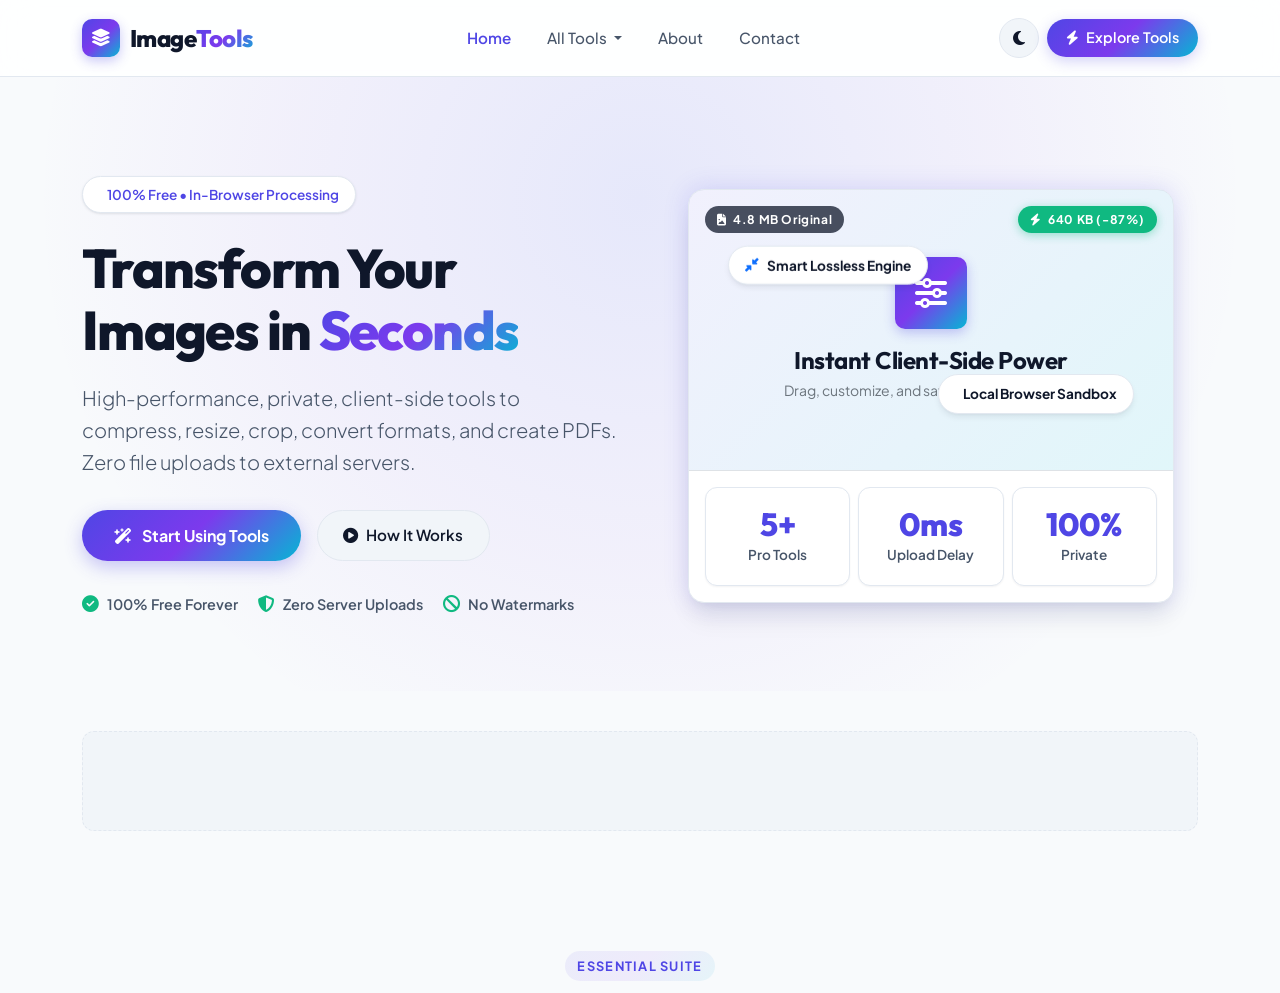
<file: index.html>
<!DOCTYPE html>
<html lang="en">
<head>
    <meta charset="UTF-8">
    <meta http-equiv="refresh" content="0; url=pages-main/index.html">
    <title>Redirecting to ImageTools...</title>
</head>
<body>
    <p>Redirecting to <a href="pages-main/index.html">ImageTools</a>...</p>
</body>
</html>
</file>
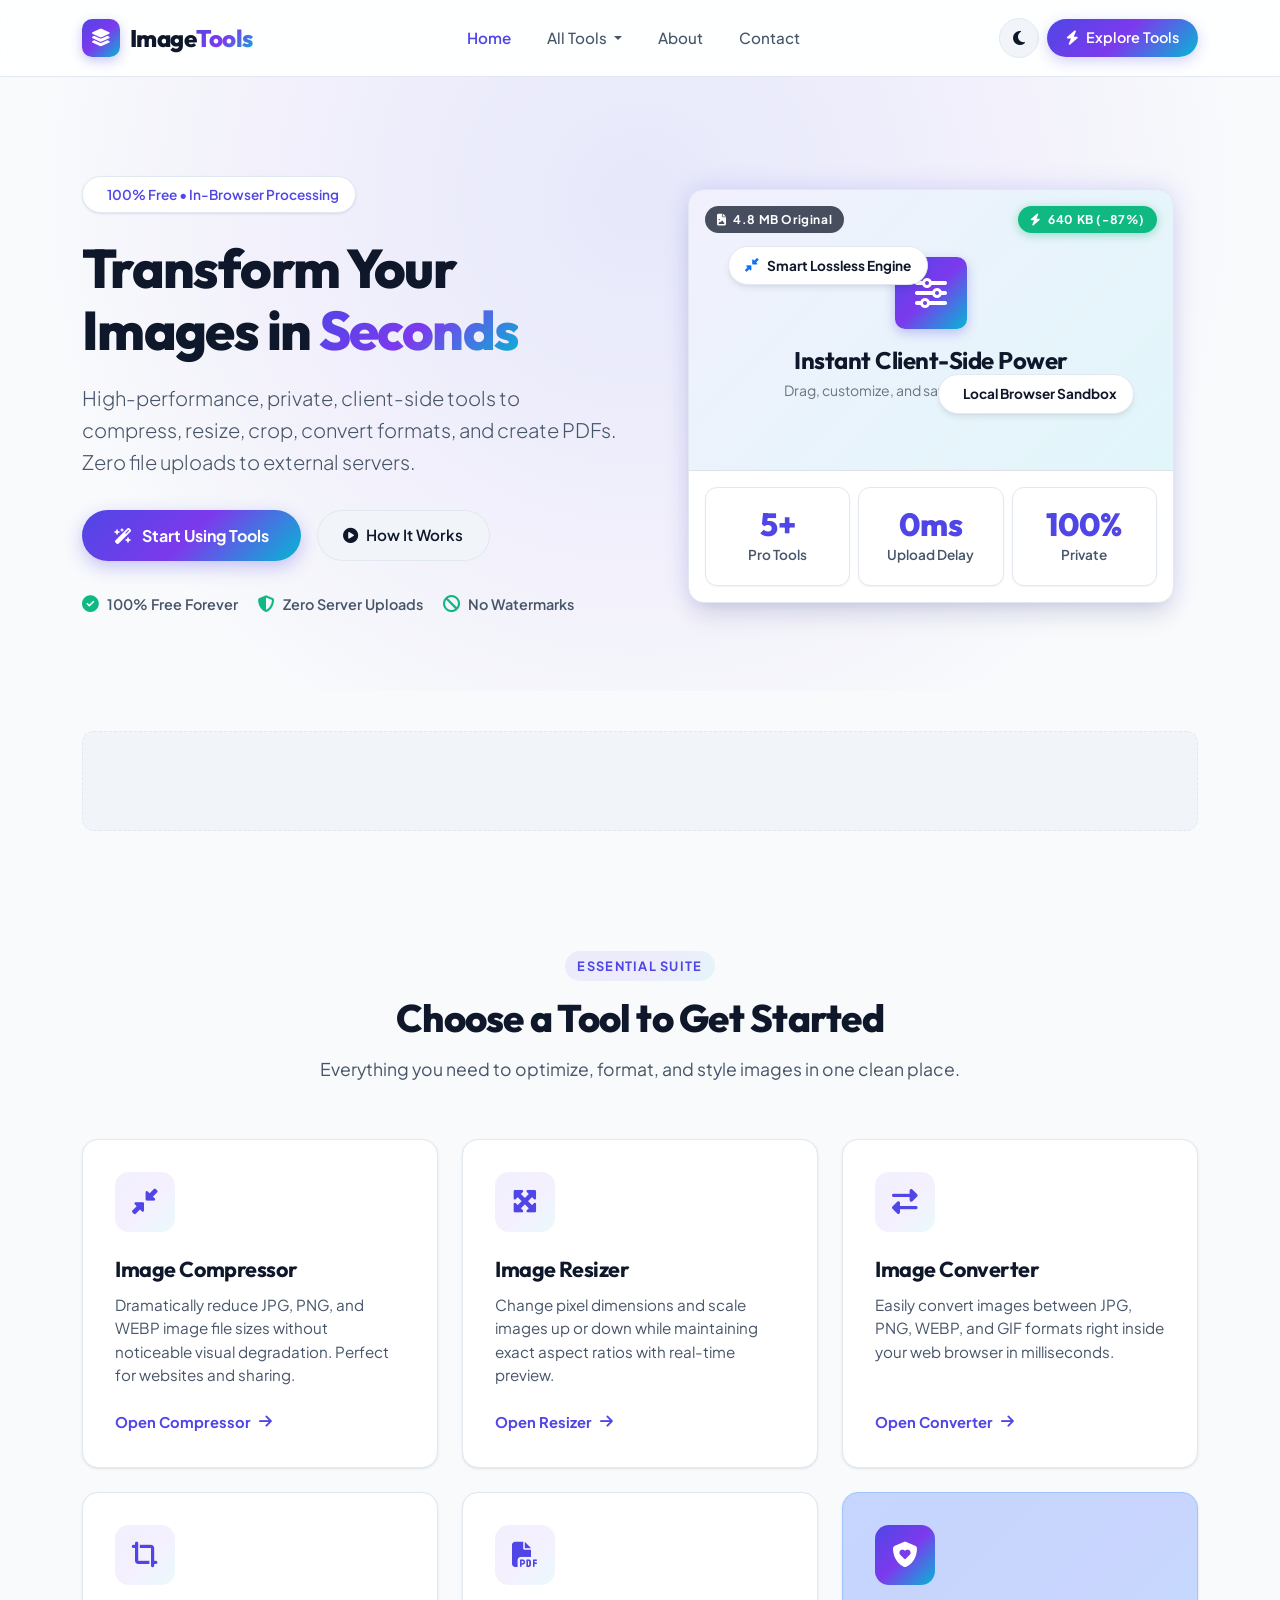
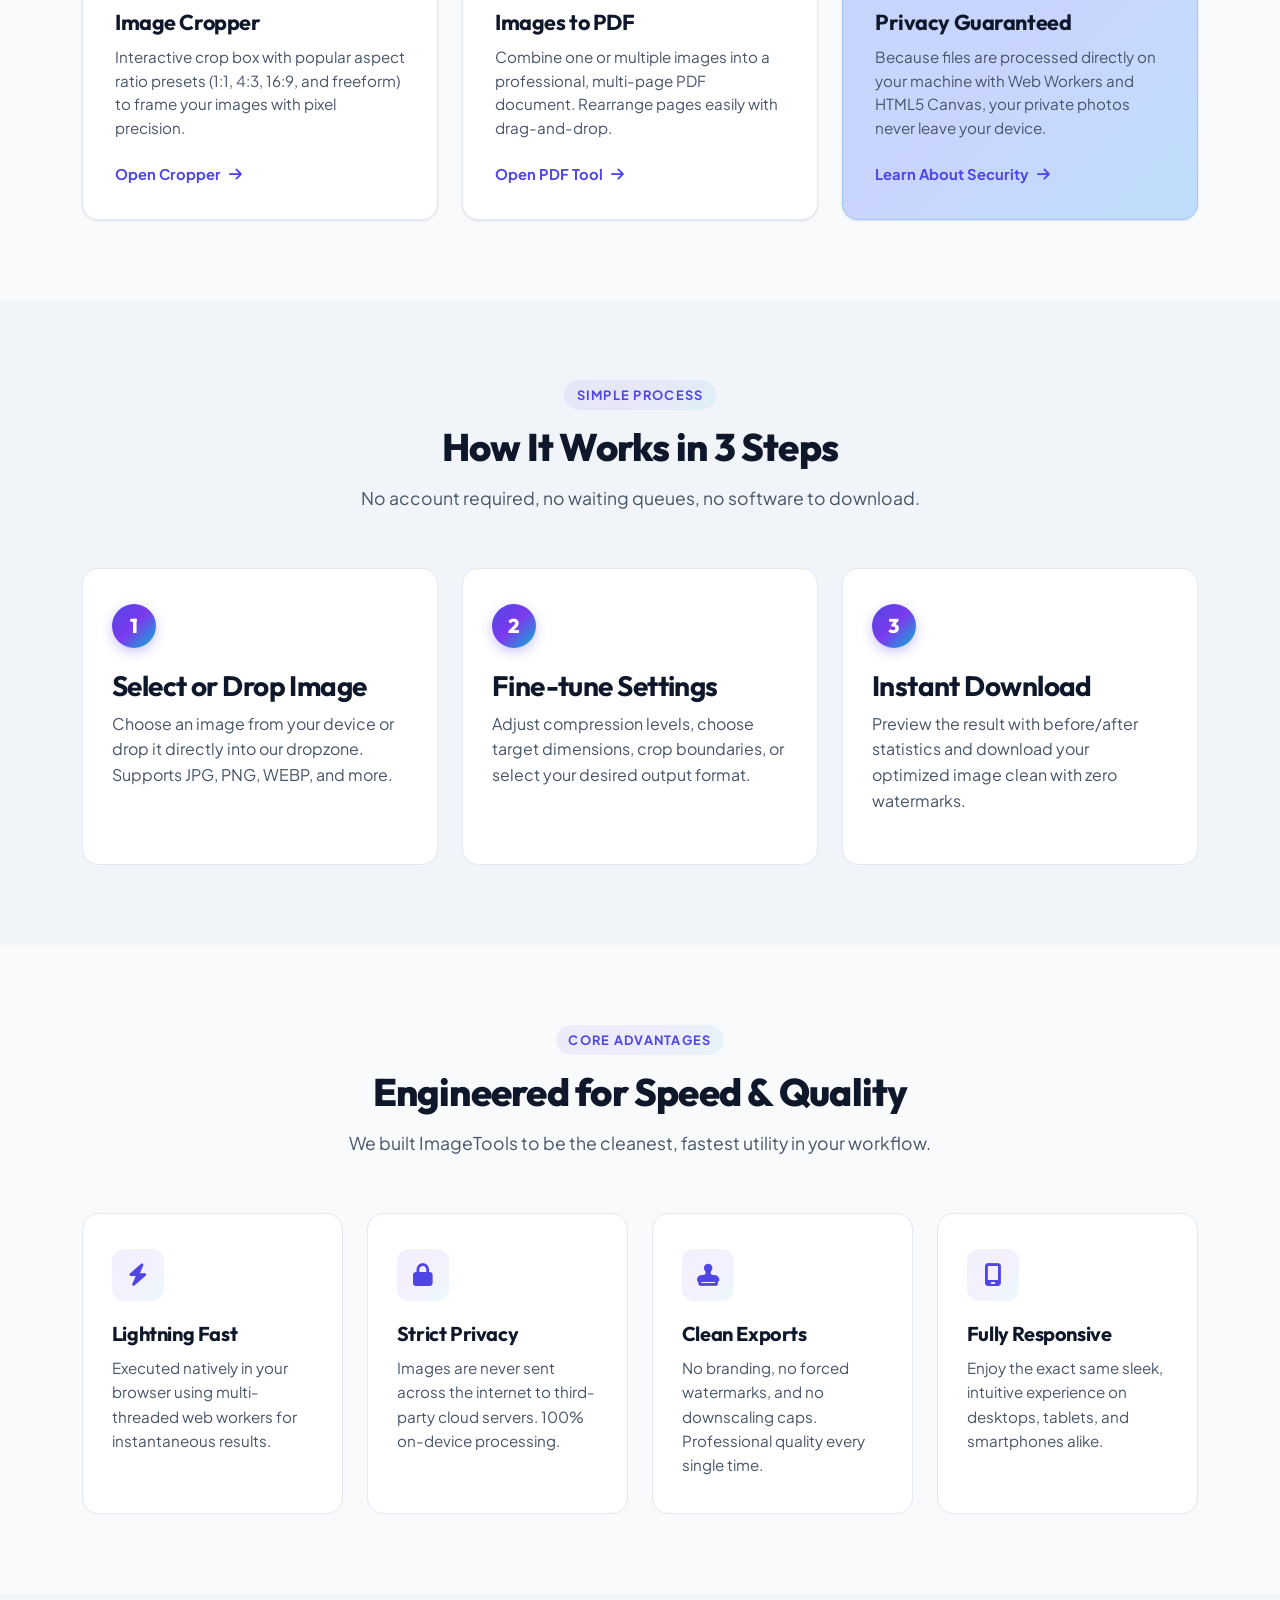
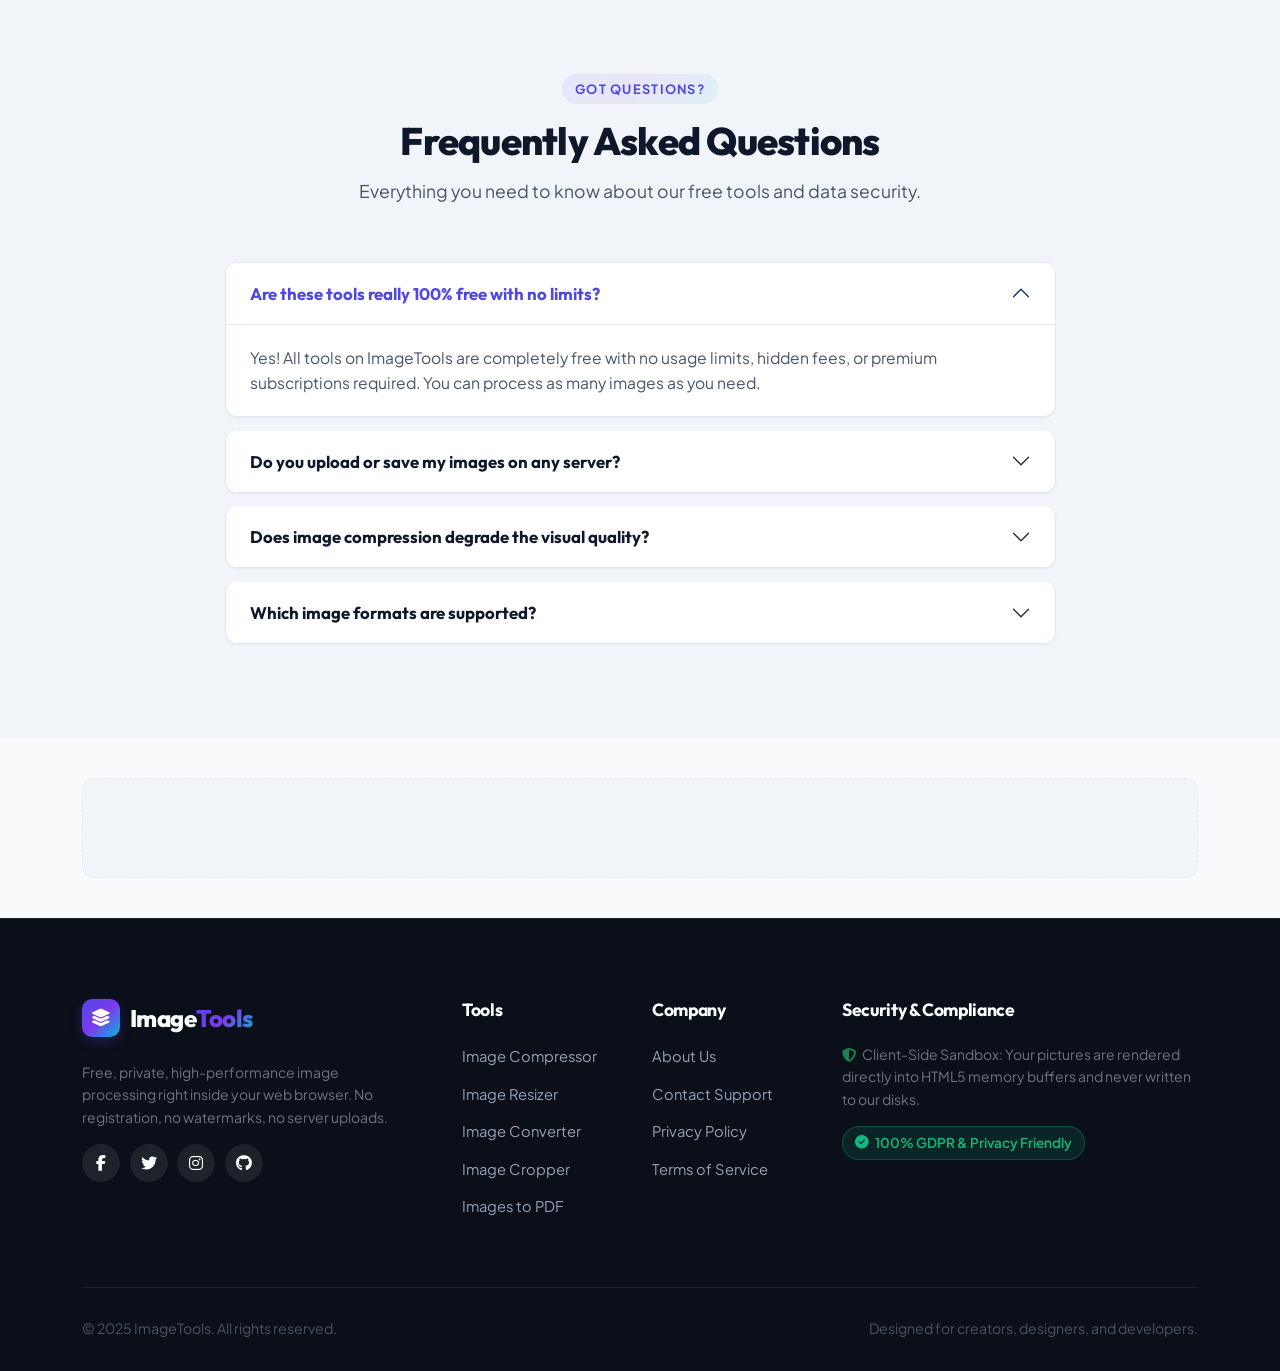
<file: pages-main/index.html>
<!DOCTYPE html>
<html lang="en">
<head>
    <meta charset="UTF-8">
    <meta name="viewport" content="width=device-width, initial-scale=1.0">
    <title>ImageTools - Free Online Image Tools | Compress, Resize, Convert, Crop & PDF</title>
    <meta name="description" content="Fast, 100% free, and private in-browser image tools: compress without quality loss, resize, crop, convert formats (JPG, PNG, WEBP), and create multi-page PDFs. No registration required.">
    <meta name="keywords" content="image compressor, resize image, convert jpg to png, crop image online, image to pdf, online image tools, free photo editor">

    <!-- Bootstrap 5.3 -->
    <link href="https://cdn.jsdelivr.net/npm/bootstrap@5.3.0/dist/css/bootstrap.min.css" rel="stylesheet">
    <!-- Font Awesome 6 -->
    <link rel="stylesheet" href="https://cdnjs.cloudflare.com/ajax/libs/font-awesome/6.4.0/css/all.min.css">
    <!-- ImageTools Design System -->
    <link rel="stylesheet" href="assets/css/main.css">

    <style>
        /* Homepage specific micro-interactions */
        .interactive-preview-box {
            position: relative;
            border-radius: var(--radius-lg);
            overflow: hidden;
            background: var(--bg-surface-elevated);
            border: 1px solid var(--border-color);
            box-shadow: var(--shadow-xl), var(--shadow-glow);
        }

        .before-after-tag {
            position: absolute;
            top: 1rem;
            padding: 0.25rem 0.75rem;
            font-size: 0.75rem;
            font-weight: 700;
            letter-spacing: 0.05em;
            border-radius: var(--radius-pill);
            color: #fff;
            z-index: 2;
        }

        .before-tag {
            left: 1rem;
            background: rgba(15, 23, 42, 0.75);
            backdrop-filter: blur(8px);
        }

        .after-tag {
            right: 1rem;
            background: var(--brand-success);
            box-shadow: 0 2px 10px rgba(16, 185, 129, 0.4);
        }

        .preview-graphic-demo {
            height: 280px;
            display: flex;
            align-items: center;
            justify-content: center;
            background: linear-gradient(135deg, rgba(79, 70, 229, 0.08) 0%, rgba(6, 182, 212, 0.12) 100%);
            position: relative;
        }

        .floating-tool-pill {
            position: absolute;
            background: var(--bg-surface);
            border: 1px solid var(--border-color);
            padding: 0.5rem 1rem;
            border-radius: var(--radius-pill);
            box-shadow: var(--shadow-md);
            font-size: 0.85rem;
            font-weight: 700;
            display: flex;
            align-items: center;
            gap: 0.5rem;
            animation: float 4s ease-in-out infinite alternate;
        }

        @keyframes float {
            0% { transform: translateY(0px); }
            100% { transform: translateY(-10px); }
        }

        .pill-1 { top: 20%; left: 8%; animation-delay: 0s; }
        .pill-2 { bottom: 20%; right: 8%; animation-delay: 1.5s; }

        .stat-card {
            background: var(--bg-surface);
            border: 1px solid var(--border-color);
            border-radius: var(--radius-md);
            padding: 1.25rem;
            text-align: center;
            box-shadow: var(--shadow-xs);
        }

        .stat-card-number {
            font-family: var(--font-heading);
            font-size: 2rem;
            font-weight: 800;
            color: var(--brand-primary);
            line-height: 1;
            margin-bottom: 0.25rem;
        }

        .stat-card-label {
            font-size: 0.85rem;
            font-weight: 600;
            color: var(--text-secondary);
        }

        .steps-card {
            background: var(--bg-surface);
            border: 1px solid var(--border-color);
            border-radius: var(--radius-lg);
            padding: 2.2rem 1.8rem;
            position: relative;
            height: 100%;
            transition: all var(--transition-smooth);
        }

        .steps-card:hover {
            transform: translateY(-4px);
            border-color: var(--brand-primary);
            box-shadow: var(--shadow-lg);
        }

        .steps-number {
            width: 44px;
            height: 44px;
            border-radius: 50%;
            background: var(--brand-gradient);
            color: #fff;
            display: inline-flex;
            align-items: center;
            justify-content: center;
            font-family: var(--font-heading);
            font-size: 1.25rem;
            font-weight: 800;
            margin-bottom: 1.25rem;
            box-shadow: 0 4px 12px rgba(79, 70, 229, 0.3);
        }
    </style>
</head>
<body>

    <!-- Header Navigation -->
    <header class="sticky-top">
        <nav class="navbar navbar-expand-lg">
            <div class="container">
                <a class="navbar-brand" href="index.html">
                    <span class="brand-icon"><i class="fas fa-layer-group"></i></span>
                    <span>Image<span class="text-gradient">Tools</span></span>
                </a>
                <button class="navbar-toggler border-0 shadow-none" type="button" data-bs-toggle="collapse" data-bs-target="#mainNav" aria-controls="mainNav" aria-expanded="false" aria-label="Toggle navigation">
                    <i class="fas fa-bars text-secondary fs-4"></i>
                </button>
                <div class="collapse navbar-collapse" id="mainNav">
                    <ul class="navbar-nav mx-auto gap-lg-1">
                        <li class="nav-item">
                            <a class="nav-link active" href="index.html">Home</a>
                        </li>
                        <li class="nav-item dropdown">
                            <a class="nav-link dropdown-toggle" href="#" id="toolsDropdown" role="button" data-bs-toggle="dropdown" aria-expanded="false">
                                All Tools
                            </a>
                            <ul class="dropdown-menu" aria-labelledby="toolsDropdown">
                                <li><a class="dropdown-item" href="compress.html"><i class="fas fa-compress-alt"></i> Image Compressor</a></li>
                                <li><a class="dropdown-item" href="resizer.html"><i class="fas fa-expand-arrows-alt"></i> Image Resizer</a></li>
                                <li><a class="dropdown-item" href="my_converter.html"><i class="fas fa-exchange-alt"></i> Image Converter</a></li>
                                <li><a class="dropdown-item" href="my_crop.html"><i class="fas fa-crop-alt"></i> Image Cropper</a></li>
                                <li><a class="dropdown-item" href="image_pdf.html"><i class="fas fa-file-pdf"></i> Images to PDF</a></li>
                            </ul>
                        </li>
                        <li class="nav-item">
                            <a class="nav-link" href="about.html">About</a>
                        </li>
                        <li class="nav-item">
                            <a class="nav-link" href="contact.html">Contact</a>
                        </li>
                    </ul>
                    <div class="d-flex align-items-center gap-2 mt-3 mt-lg-0">
                        <button class="theme-toggle-btn" aria-label="Toggle theme" title="Toggle dark/light mode">
                            <i class="fas fa-moon"></i>
                        </button>
                        <a href="#tools" class="btn btn-nav-action">
                            <i class="fas fa-bolt me-1"></i> Explore Tools
                        </a>
                    </div>
                </div>
            </div>
        </nav>
    </header>

    <!-- Hero Section -->
    <section class="hero">
        <div class="container">
            <div class="row align-items-center g-5">
                <div class="col-lg-6">
                    <div class="hero-pill">
                        <i class="fas fa-sparkles"></i> 100% Free • In-Browser Processing
                    </div>
                    <h1>Transform Your Images in <span class="text-gradient">Seconds</span></h1>
                    <p class="lead">
                        High-performance, private, client-side tools to compress, resize, crop, convert formats, and create PDFs. Zero file uploads to external servers.
                    </p>
                    <div class="d-flex flex-wrap gap-3">
                        <a href="#tools" class="btn btn-primary-action btn-lg">
                            <i class="fas fa-wand-magic-sparkles"></i> Start Using Tools
                        </a>
                        <a href="#howItWorks" class="btn btn-secondary-action btn-lg">
                            <i class="fas fa-circle-play"></i> How It Works
                        </a>
                    </div>
                    <div class="hero-badges">
                        <div class="hero-badge-item">
                            <i class="fas fa-check-circle"></i> 100% Free Forever
                        </div>
                        <div class="hero-badge-item">
                            <i class="fas fa-shield-halved"></i> Zero Server Uploads
                        </div>
                        <div class="hero-badge-item">
                            <i class="fas fa-ban"></i> No Watermarks
                        </div>
                    </div>
                </div>
                <div class="col-lg-6">
                    <div class="hero-visual">
                        <div class="interactive-preview-box">
                            <span class="before-after-tag before-tag"><i class="fas fa-file-image me-1"></i> 4.8 MB Original</span>
                            <span class="before-after-tag after-tag"><i class="fas fa-bolt me-1"></i> 640 KB (-87%)</span>
                            
                            <div class="preview-graphic-demo">
                                <div class="floating-tool-pill pill-1">
                                    <i class="fas fa-compress-alt text-primary"></i> Smart Lossless Engine
                                </div>
                                <div class="floating-tool-pill pill-2">
                                    <i class="fas fa-shield-check text-success"></i> Local Browser Sandbox
                                </div>
                                <div class="text-center p-4">
                                    <div class="brand-icon mb-3 mx-auto" style="width: 72px; height: 72px; font-size: 2rem;">
                                        <i class="fas fa-sliders"></i>
                                    </div>
                                    <h4 class="fw-bold mb-1">Instant Client-Side Power</h4>
                                    <p class="small text-secondary mb-0">Drag, customize, and save in ultra-high quality</p>
                                </div>
                            </div>

                            <div class="p-3 bg-surface border-top border-subtle">
                                <div class="row g-2">
                                    <div class="col-4">
                                        <div class="stat-card">
                                            <div class="stat-card-number">5+</div>
                                            <div class="stat-card-label">Pro Tools</div>
                                        </div>
                                    </div>
                                    <div class="col-4">
                                        <div class="stat-card">
                                            <div class="stat-card-number">0ms</div>
                                            <div class="stat-card-label">Upload Delay</div>
                                        </div>
                                    </div>
                                    <div class="col-4">
                                        <div class="stat-card">
                                            <div class="stat-card-number">100%</div>
                                            <div class="stat-card-label">Private</div>
                                        </div>
                                    </div>
                                </div>
                            </div>
                        </div>
                    </div>
                </div>
            </div>
        </div>
    </section>

    <!-- Top AdSense Banner -->
    <section class="container">
        <div class="ad-section">
            <!-- ADSENSE_TOP -->
            <script async src="https://pagead2.googlesyndication.com/pagead/js/adsbygoogle.js?client=ca-pub-xxxxxxxxxx" crossorigin="anonymous"></script>
            <ins class="adsbygoogle"
                style="display:block"
                data-ad-client="ca-pub-xxxxxxxxxx"
                data-ad-slot="1234567890"
                data-ad-format="auto"
                data-full-width-responsive="true"></ins>
            <script>(adsbygoogle = window.adsbygoogle || []).push({});</script>
        </div>
    </section>

    <!-- Tools Directory -->
    <section class="tools-section" id="tools">
        <div class="container">
            <div class="section-header">
                <span class="section-tag">Essential Suite</span>
                <h2>Choose a Tool to Get Started</h2>
                <p>Everything you need to optimize, format, and style images in one clean place.</p>
            </div>
            
            <div class="row g-4">
                <!-- Tool 1: Compressor -->
                <div class="col-md-6 col-lg-4">
                    <div class="tool-card">
                        <div class="tool-card-icon">
                            <i class="fas fa-compress-alt"></i>
                        </div>
                        <h3>Image Compressor</h3>
                        <p>Dramatically reduce JPG, PNG, and WEBP image file sizes without noticeable visual degradation. Perfect for websites and sharing.</p>
                        <a href="compress.html" class="tool-action">
                            Open Compressor <i class="fas fa-arrow-right"></i>
                        </a>
                    </div>
                </div>

                <!-- Tool 2: Resizer -->
                <div class="col-md-6 col-lg-4">
                    <div class="tool-card">
                        <div class="tool-card-icon">
                            <i class="fas fa-expand-arrows-alt"></i>
                        </div>
                        <h3>Image Resizer</h3>
                        <p>Change pixel dimensions and scale images up or down while maintaining exact aspect ratios with real-time preview.</p>
                        <a href="resizer.html" class="tool-action">
                            Open Resizer <i class="fas fa-arrow-right"></i>
                        </a>
                    </div>
                </div>

                <!-- Tool 3: Converter -->
                <div class="col-md-6 col-lg-4">
                    <div class="tool-card">
                        <div class="tool-card-icon">
                            <i class="fas fa-exchange-alt"></i>
                        </div>
                        <h3>Image Converter</h3>
                        <p>Easily convert images between JPG, PNG, WEBP, and GIF formats right inside your web browser in milliseconds.</p>
                        <a href="my_converter.html" class="tool-action">
                            Open Converter <i class="fas fa-arrow-right"></i>
                        </a>
                    </div>
                </div>

                <!-- Tool 4: Cropper -->
                <div class="col-md-6 col-lg-4">
                    <div class="tool-card">
                        <div class="tool-card-icon">
                            <i class="fas fa-crop-alt"></i>
                        </div>
                        <h3>Image Cropper</h3>
                        <p>Interactive crop box with popular aspect ratio presets (1:1, 4:3, 16:9, and freeform) to frame your images with pixel precision.</p>
                        <a href="my_crop.html" class="tool-action">
                            Open Cropper <i class="fas fa-arrow-right"></i>
                        </a>
                    </div>
                </div>

                <!-- Tool 5: Image to PDF -->
                <div class="col-md-6 col-lg-4">
                    <div class="tool-card">
                        <div class="tool-card-icon">
                            <i class="fas fa-file-pdf"></i>
                        </div>
                        <h3>Images to PDF</h3>
                        <p>Combine one or multiple images into a professional, multi-page PDF document. Rearrange pages easily with drag-and-drop.</p>
                        <a href="image_pdf.html" class="tool-action">
                            Open PDF Tool <i class="fas fa-arrow-right"></i>
                        </a>
                    </div>
                </div>

                <!-- Feature highlight box -->
                <div class="col-md-6 col-lg-4">
                    <div class="tool-card bg-primary-subtle border-primary-subtle" style="background: var(--brand-gradient-subtle);">
                        <div class="tool-card-icon" style="background: var(--brand-gradient); color: #fff;">
                            <i class="fas fa-shield-heart"></i>
                        </div>
                        <h3>Privacy Guaranteed</h3>
                        <p>Because files are processed directly on your machine with Web Workers and HTML5 Canvas, your private photos never leave your device.</p>
                        <a href="about.html" class="tool-action">
                            Learn About Security <i class="fas fa-arrow-right"></i>
                        </a>
                    </div>
                </div>
            </div>
        </div>
    </section>

    <!-- How It Works Section -->
    <section class="features-section" id="howItWorks">
        <div class="container">
            <div class="section-header">
                <span class="section-tag">Simple Process</span>
                <h2>How It Works in 3 Steps</h2>
                <p>No account required, no waiting queues, no software to download.</p>
            </div>
            
            <div class="row g-4">
                <div class="col-md-4">
                    <div class="steps-card">
                        <div class="steps-number">1</div>
                        <h3>Select or Drop Image</h3>
                        <p>Choose an image from your device or drop it directly into our dropzone. Supports JPG, PNG, WEBP, and more.</p>
                    </div>
                </div>
                <div class="col-md-4">
                    <div class="steps-card">
                        <div class="steps-number">2</div>
                        <h3>Fine-tune Settings</h3>
                        <p>Adjust compression levels, choose target dimensions, crop boundaries, or select your desired output format.</p>
                    </div>
                </div>
                <div class="col-md-4">
                    <div class="steps-card">
                        <div class="steps-number">3</div>
                        <h3>Instant Download</h3>
                        <p>Preview the result with before/after statistics and download your optimized image clean with zero watermarks.</p>
                    </div>
                </div>
            </div>
        </div>
    </section>

    <!-- Why Choose Us Features Grid -->
    <section class="tools-section">
        <div class="container">
            <div class="section-header">
                <span class="section-tag">Core Advantages</span>
                <h2>Engineered for Speed & Quality</h2>
                <p>We built ImageTools to be the cleanest, fastest utility in your workflow.</p>
            </div>

            <div class="row g-4">
                <div class="col-md-6 col-lg-3">
                    <div class="feature-box">
                        <div class="feature-icon-wrapper">
                            <i class="fas fa-bolt"></i>
                        </div>
                        <h3>Lightning Fast</h3>
                        <p>Executed natively in your browser using multi-threaded web workers for instantaneous results.</p>
                    </div>
                </div>
                <div class="col-md-6 col-lg-3">
                    <div class="feature-box">
                        <div class="feature-icon-wrapper">
                            <i class="fas fa-lock"></i>
                        </div>
                        <h3>Strict Privacy</h3>
                        <p>Images are never sent across the internet to third-party cloud servers. 100% on-device processing.</p>
                    </div>
                </div>
                <div class="col-md-6 col-lg-3">
                    <div class="feature-box">
                        <div class="feature-icon-wrapper">
                            <i class="fas fa-stamp"></i>
                        </div>
                        <h3>Clean Exports</h3>
                        <p>No branding, no forced watermarks, and no downscaling caps. Professional quality every single time.</p>
                    </div>
                </div>
                <div class="col-md-6 col-lg-3">
                    <div class="feature-box">
                        <div class="feature-icon-wrapper">
                            <i class="fas fa-mobile-screen"></i>
                        </div>
                        <h3>Fully Responsive</h3>
                        <p>Enjoy the exact same sleek, intuitive experience on desktops, tablets, and smartphones alike.</p>
                    </div>
                </div>
            </div>
        </div>
    </section>

    <!-- FAQ Section -->
    <section class="features-section">
        <div class="container">
            <div class="section-header">
                <span class="section-tag">Got Questions?</span>
                <h2>Frequently Asked Questions</h2>
                <p>Everything you need to know about our free tools and data security.</p>
            </div>

            <div class="row justify-content-center">
                <div class="col-lg-9">
                    <div class="accordion" id="faqAccordion">
                        <div class="accordion-item">
                            <h2 class="accordion-header" id="headingOne">
                                <button class="accordion-button" type="button" data-bs-toggle="collapse" data-bs-target="#collapseOne" aria-expanded="true" aria-controls="collapseOne">
                                    Are these tools really 100% free with no limits?
                                </button>
                            </h2>
                            <div id="collapseOne" class="accordion-collapse collapse show" aria-labelledby="headingOne" data-bs-parent="#faqAccordion">
                                <div class="accordion-body">
                                    Yes! All tools on ImageTools are completely free with no usage limits, hidden fees, or premium subscriptions required. You can process as many images as you need.
                                </div>
                            </div>
                        </div>

                        <div class="accordion-item">
                            <h2 class="accordion-header" id="headingTwo">
                                <button class="accordion-button collapsed" type="button" data-bs-toggle="collapse" data-bs-target="#collapseTwo" aria-expanded="false" aria-controls="collapseTwo">
                                    Do you upload or save my images on any server?
                                </button>
                            </h2>
                            <div id="collapseTwo" class="accordion-collapse collapse" aria-labelledby="headingTwo" data-bs-parent="#faqAccordion">
                                <div class="accordion-body">
                                    No. Your privacy is our highest priority. All image compression, resizing, cropping, and conversion happens entirely within your web browser using HTML5 Canvas and modern JavaScript libraries. Your files never travel across the internet.
                                </div>
                            </div>
                        </div>

                        <div class="accordion-item">
                            <h2 class="accordion-header" id="headingThree">
                                <button class="accordion-button collapsed" type="button" data-bs-toggle="collapse" data-bs-target="#collapseThree" aria-expanded="false" aria-controls="collapseThree">
                                    Does image compression degrade the visual quality?
                                </button>
                            </h2>
                            <div id="collapseThree" class="accordion-collapse collapse" aria-labelledby="headingThree" data-bs-parent="#faqAccordion">
                                <div class="accordion-body">
                                    Our compressor uses intelligent lossy and lossless algorithms designed to strip unnecessary metadata and optimize color tables, preserving crisp clarity while reducing file size by up to 80%.
                                </div>
                            </div>
                        </div>

                        <div class="accordion-item">
                            <h2 class="accordion-header" id="headingFour">
                                <button class="accordion-button collapsed" type="button" data-bs-toggle="collapse" data-bs-target="#collapseFour" aria-expanded="false" aria-controls="collapseFour">
                                    Which image formats are supported?
                                </button>
                            </h2>
                            <div id="collapseFour" class="accordion-collapse collapse" aria-labelledby="headingFour" data-bs-parent="#faqAccordion">
                                <div class="accordion-body">
                                    We support all standard web formats, including JPG/JPEG, PNG, WEBP, and GIF, with high-definition multi-page PDF generation.
                                </div>
                            </div>
                        </div>
                    </div>
                </div>
            </div>
        </div>
    </section>

    <!-- Bottom AdSense Banner -->
    <section class="container">
        <div class="ad-section">
            <!-- ADSENSE_BOTTOM -->
            <script async src="https://pagead2.googlesyndication.com/pagead/js/adsbygoogle.js?client=ca-pub-xxxxxxxxxx" crossorigin="anonymous"></script>
            <ins class="adsbygoogle"
                style="display:block"
                data-ad-client="ca-pub-xxxxxxxxxx"
                data-ad-slot="3456789012"
                data-ad-format="auto"
                data-full-width-responsive="true"></ins>
            <script>(adsbygoogle = window.adsbygoogle || []).push({});</script>
        </div>
    </section>

    <!-- Footer -->
    <footer>
        <div class="container">
            <div class="row g-4">
                <div class="col-lg-4">
                    <a class="navbar-brand text-white mb-3" href="index.html">
                        <span class="brand-icon"><i class="fas fa-layer-group"></i></span>
                        <span class="text-white">Image<span class="text-gradient">Tools</span></span>
                    </a>
                    <p class="text-secondary small mt-2 pe-lg-4">
                        Free, private, high-performance image processing right inside your web browser. No registration, no watermarks, no server uploads.
                    </p>
                    <div class="d-flex align-items-center mt-3">
                        <a href="#" class="footer-social-link" aria-label="Facebook"><i class="fab fa-facebook-f"></i></a>
                        <a href="#" class="footer-social-link" aria-label="Twitter"><i class="fab fa-twitter"></i></a>
                        <a href="#" class="footer-social-link" aria-label="Instagram"><i class="fab fa-instagram"></i></a>
                        <a href="#" class="footer-social-link" aria-label="GitHub"><i class="fab fa-github"></i></a>
                    </div>
                </div>
                <div class="col-6 col-lg-2">
                    <h5>Tools</h5>
                    <ul class="footer-links">
                        <li><a href="compress.html">Image Compressor</a></li>
                        <li><a href="resizer.html">Image Resizer</a></li>
                        <li><a href="my_converter.html">Image Converter</a></li>
                        <li><a href="my_crop.html">Image Cropper</a></li>
                        <li><a href="image_pdf.html">Images to PDF</a></li>
                    </ul>
                </div>
                <div class="col-6 col-lg-2">
                    <h5>Company</h5>
                    <ul class="footer-links">
                        <li><a href="about.html">About Us</a></li>
                        <li><a href="contact.html">Contact Support</a></li>
                        <li><a href="privacy.html">Privacy Policy</a></li>
                        <li><a href="privacy.html">Terms of Service</a></li>
                    </ul>
                </div>
                <div class="col-lg-4">
                    <h5>Security & Compliance</h5>
                    <p class="small text-secondary mb-3">
                        <i class="fas fa-shield-halved text-success me-1"></i> Client-Side Sandbox: Your pictures are rendered directly into HTML5 memory buffers and never written to our disks.
                    </p>
                    <div class="stat-pill success">
                        <i class="fas fa-check-circle"></i> 100% GDPR & Privacy Friendly
                    </div>
                </div>
            </div>

            <div class="footer-bottom">
                <p class="mb-0">&copy; 2025 ImageTools. All rights reserved.</p>
                <p class="mb-0">Designed for creators, designers, and developers.</p>
            </div>
        </div>
    </footer>

    <!-- Back to Top Button -->
    <button class="back-to-top-btn" id="backToTopBtn" aria-label="Back to top">
        <i class="fas fa-arrow-up"></i>
    </button>

    <!-- Bootstrap Bundle JS -->
    <script src="https://cdn.jsdelivr.net/npm/bootstrap@5.3.0/dist/js/bootstrap.bundle.min.js"></script>
    <!-- ImageTools Core App JS -->
    <script src="assets/js/app.js"></script>
</body>
</html>
</file>
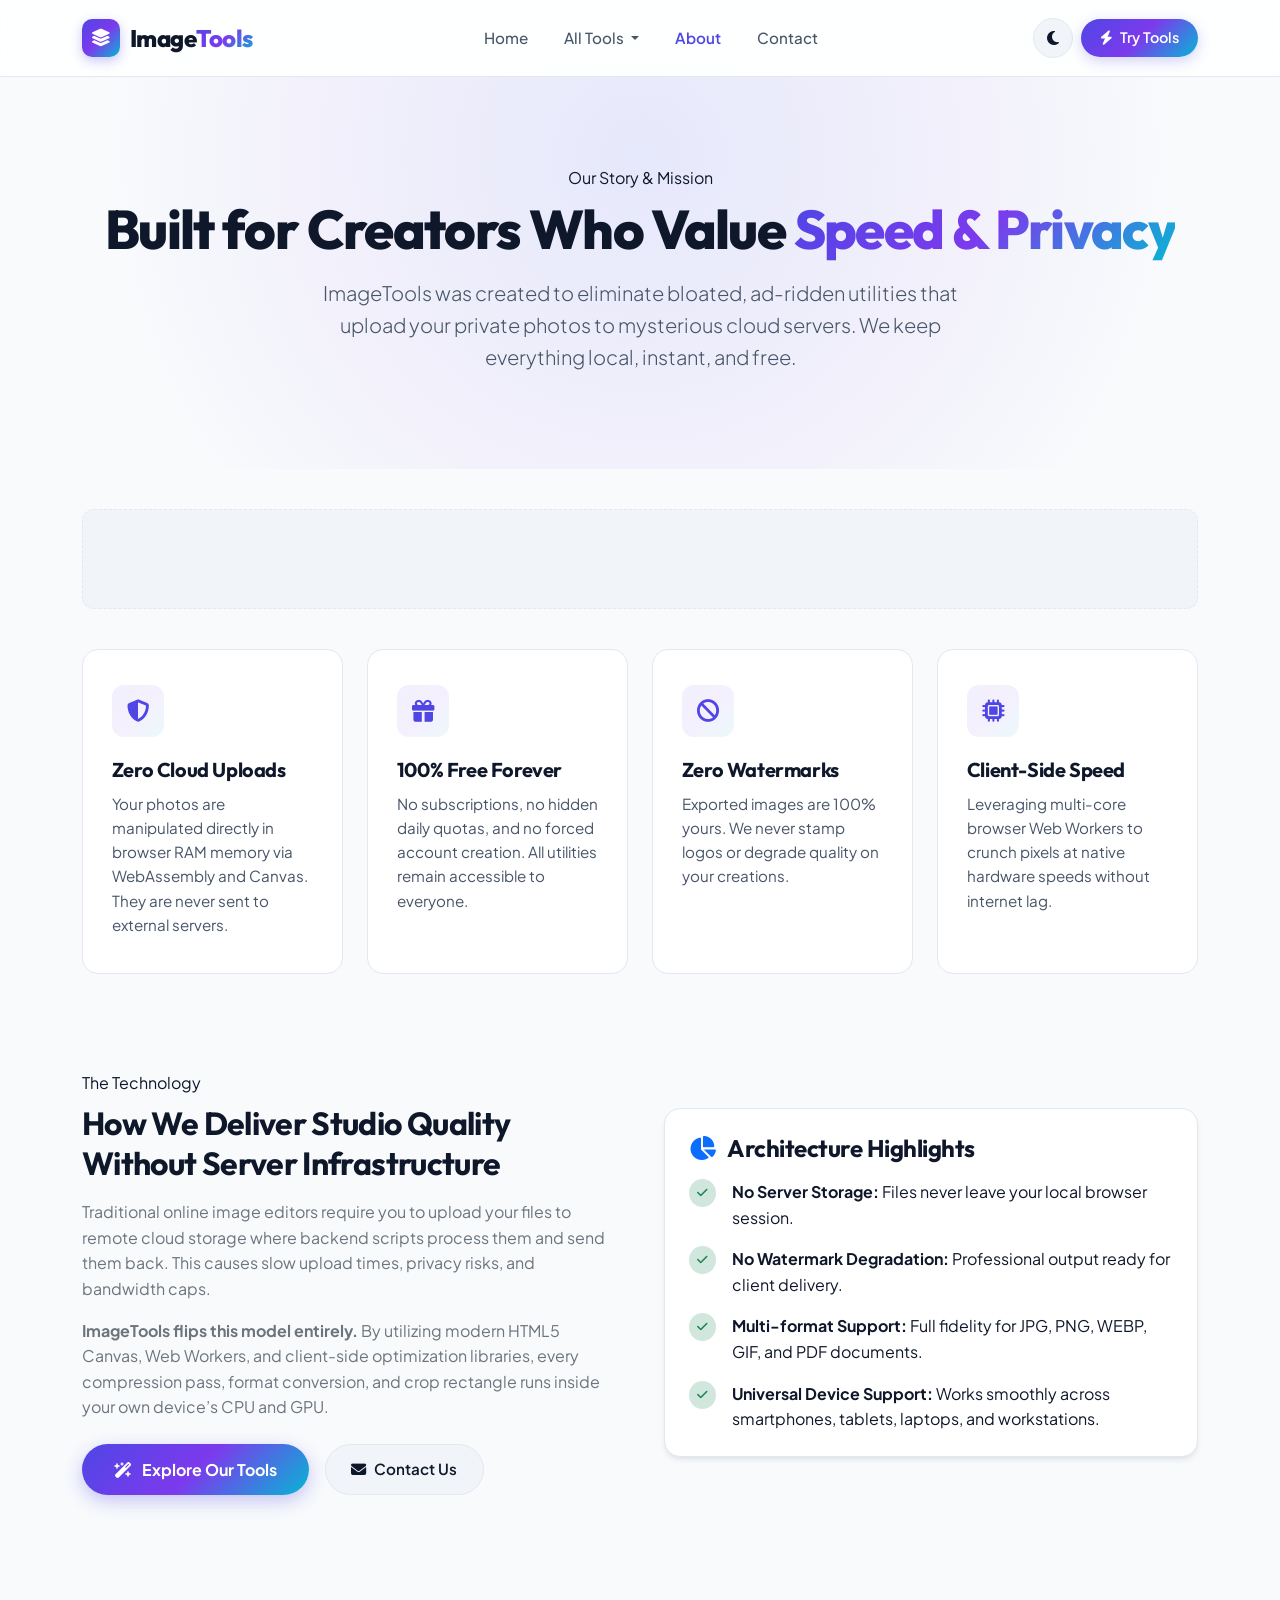
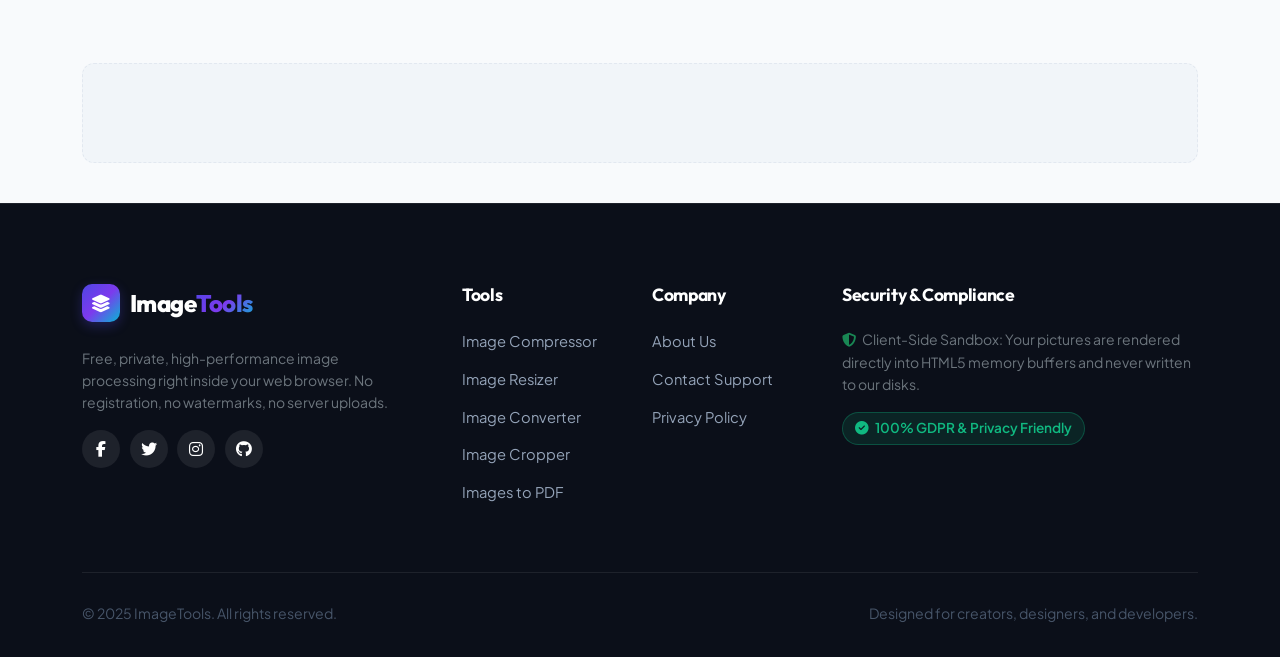
<file: pages-main/about.html>
<!DOCTYPE html>
<html lang="en">
<head>
    <meta charset="UTF-8">
    <meta name="viewport" content="width=device-width, initial-scale=1.0">
    <title>About Us – Free, Private Online Image Tools</title>
    <meta name="description" content="Learn about ImageTools: our mission, technology, and strict commitment to 100% private in-browser image optimization with no server tracking.">
    <meta name="keywords" content="about us, image tools, free photo editor, private image compressor, local browser image processing">

    <!-- Bootstrap 5.3 -->
    <link href="https://cdn.jsdelivr.net/npm/bootstrap@5.3.0/dist/css/bootstrap.min.css" rel="stylesheet">
    <!-- Font Awesome 6 -->
    <link rel="stylesheet" href="https://cdnjs.cloudflare.com/ajax/libs/font-awesome/6.4.0/css/all.min.css">
    <!-- ImageTools Design System -->
    <link rel="stylesheet" href="assets/css/main.css">
</head>
<body>

    <!-- Header Navigation -->
    <header class="sticky-top">
        <nav class="navbar navbar-expand-lg">
            <div class="container">
                <a class="navbar-brand" href="index.html">
                    <span class="brand-icon"><i class="fas fa-layer-group"></i></span>
                    <span>Image<span class="text-gradient">Tools</span></span>
                </a>
                <button class="navbar-toggler border-0 shadow-none" type="button" data-bs-toggle="collapse" data-bs-target="#mainNav" aria-controls="mainNav" aria-expanded="false" aria-label="Toggle navigation">
                    <i class="fas fa-bars text-secondary fs-4"></i>
                </button>
                <div class="collapse navbar-collapse" id="mainNav">
                    <ul class="navbar-nav mx-auto gap-lg-1">
                        <li class="nav-item">
                            <a class="nav-link" href="index.html">Home</a>
                        </li>
                        <li class="nav-item dropdown">
                            <a class="nav-link dropdown-toggle" href="#" id="toolsDropdown" role="button" data-bs-toggle="dropdown" aria-expanded="false">
                                All Tools
                            </a>
                            <ul class="dropdown-menu" aria-labelledby="toolsDropdown">
                                <li><a class="dropdown-item" href="compress.html"><i class="fas fa-compress-alt"></i> Image Compressor</a></li>
                                <li><a class="dropdown-item" href="resizer.html"><i class="fas fa-expand-arrows-alt"></i> Image Resizer</a></li>
                                <li><a class="dropdown-item" href="my_converter.html"><i class="fas fa-exchange-alt"></i> Image Converter</a></li>
                                <li><a class="dropdown-item" href="my_crop.html"><i class="fas fa-crop-alt"></i> Image Cropper</a></li>
                                <li><a class="dropdown-item" href="image_pdf.html"><i class="fas fa-file-pdf"></i> Images to PDF</a></li>
                            </ul>
                        </li>
                        <li class="nav-item">
                            <a class="nav-link active" href="about.html">About</a>
                        </li>
                        <li class="nav-item">
                            <a class="nav-link" href="contact.html">Contact</a>
                        </li>
                    </ul>
                    <div class="d-flex align-items-center gap-2 mt-3 mt-lg-0">
                        <button class="theme-toggle-btn" aria-label="Toggle theme" title="Toggle dark/light mode">
                            <i class="fas fa-moon"></i>
                        </button>
                        <a href="index.html#tools" class="btn btn-nav-action">
                            <i class="fas fa-bolt me-1"></i> Try Tools
                        </a>
                    </div>
                </div>
            </div>
        </nav>
    </header>

    <!-- Hero Section -->
    <section class="hero">
        <div class="container text-center">
            <span class="section-tag mb-2 d-inline-block">Our Story & Mission</span>
            <h1 class="mb-3">Built for Creators Who Value <span class="text-gradient">Speed & Privacy</span></h1>
            <p class="lead mx-auto" style="max-width: 680px;">
                ImageTools was created to eliminate bloated, ad-ridden utilities that upload your private photos to mysterious cloud servers. We keep everything local, instant, and free.
            </p>
        </div>
    </section>

    <!-- Top AdSense Banner -->
    <section class="container">
        <div class="ad-section">
            <!-- ADSENSE_TOP -->
            <script async src="https://pagead2.googlesyndication.com/pagead/js/adsbygoogle.js?client=ca-pub-xxxxxxxxxx" crossorigin="anonymous"></script>
            <ins class="adsbygoogle"
                style="display:block"
                data-ad-client="ca-pub-xxxxxxxxxx"
                data-ad-slot="1234567890"
                data-ad-format="auto"
                data-full-width-responsive="true"></ins>
            <script>(adsbygoogle = window.adsbygoogle || []).push({});</script>
        </div>
    </section>

    <!-- Core Philosophy Cards -->
    <section class="tools-section pt-0">
        <div class="container">
            <div class="row g-4">
                <div class="col-md-6 col-lg-3">
                    <div class="feature-box">
                        <div class="feature-icon-wrapper">
                            <i class="fas fa-shield-halved"></i>
                        </div>
                        <h3>Zero Cloud Uploads</h3>
                        <p>Your photos are manipulated directly in browser RAM memory via WebAssembly and Canvas. They are never sent to external servers.</p>
                    </div>
                </div>

                <div class="col-md-6 col-lg-3">
                    <div class="feature-box">
                        <div class="feature-icon-wrapper">
                            <i class="fas fa-gift"></i>
                        </div>
                        <h3>100% Free Forever</h3>
                        <p>No subscriptions, no hidden daily quotas, and no forced account creation. All utilities remain accessible to everyone.</p>
                    </div>
                </div>

                <div class="col-md-6 col-lg-3">
                    <div class="feature-box">
                        <div class="feature-icon-wrapper">
                            <i class="fas fa-ban"></i>
                        </div>
                        <h3>Zero Watermarks</h3>
                        <p>Exported images are 100% yours. We never stamp logos or degrade quality on your creations.</p>
                    </div>
                </div>

                <div class="col-md-6 col-lg-3">
                    <div class="feature-box">
                        <div class="feature-icon-wrapper">
                            <i class="fas fa-microchip"></i>
                        </div>
                        <h3>Client-Side Speed</h3>
                        <p>Leveraging multi-core browser Web Workers to crunch pixels at native hardware speeds without internet lag.</p>
                    </div>
                </div>
            </div>

            <!-- Deep Dive Story Section -->
            <div class="row align-items-center g-5 my-5">
                <div class="col-lg-6">
                    <span class="section-tag mb-2 d-inline-block">The Technology</span>
                    <h2 class="mb-3">How We Deliver Studio Quality Without Server Infrastructure</h2>
                    <p class="text-secondary">
                        Traditional online image editors require you to upload your files to remote cloud storage where backend scripts process them and send them back. This causes slow upload times, privacy risks, and bandwidth caps.
                    </p>
                    <p class="text-secondary">
                        <strong>ImageTools flips this model entirely.</strong> By utilizing modern HTML5 Canvas, Web Workers, and client-side optimization libraries, every compression pass, format conversion, and crop rectangle runs inside your own device’s CPU and GPU.
                    </p>
                    <div class="d-flex gap-3 mt-4">
                        <a href="index.html#tools" class="btn btn-primary-action">
                            <i class="fas fa-wand-magic-sparkles"></i> Explore Our Tools
                        </a>
                        <a href="contact.html" class="btn btn-secondary-action">
                            <i class="fas fa-envelope"></i> Contact Us
                        </a>
                    </div>
                </div>

                <div class="col-lg-6">
                    <div class="preview-card p-4">
                        <h4 class="mb-3"><i class="fas fa-chart-pie text-primary me-2"></i> Architecture Highlights</h4>
                        <ul class="list-unstyled mb-0">
                            <li class="d-flex align-items-start gap-3 mb-3">
                                <span class="badge bg-success-subtle text-success p-2 rounded-circle"><i class="fas fa-check"></i></span>
                                <div>
                                    <strong>No Server Storage:</strong> Files never leave your local browser session.
                                </div>
                            </li>
                            <li class="d-flex align-items-start gap-3 mb-3">
                                <span class="badge bg-success-subtle text-success p-2 rounded-circle"><i class="fas fa-check"></i></span>
                                <div>
                                    <strong>No Watermark Degradation:</strong> Professional output ready for client delivery.
                                </div>
                            </li>
                            <li class="d-flex align-items-start gap-3 mb-3">
                                <span class="badge bg-success-subtle text-success p-2 rounded-circle"><i class="fas fa-check"></i></span>
                                <div>
                                    <strong>Multi-format Support:</strong> Full fidelity for JPG, PNG, WEBP, GIF, and PDF documents.
                                </div>
                            </li>
                            <li class="d-flex align-items-start gap-3">
                                <span class="badge bg-success-subtle text-success p-2 rounded-circle"><i class="fas fa-check"></i></span>
                                <div>
                                    <strong>Universal Device Support:</strong> Works smoothly across smartphones, tablets, laptops, and workstations.
                                </div>
                            </li>
                        </ul>
                    </div>
                </div>
            </div>
        </div>
    </section>

    <!-- Bottom AdSense Banner -->
    <div class="container">
        <div class="ad-section">
            <!-- ADSENSE_BOTTOM -->
            <script async src="https://pagead2.googlesyndication.com/pagead/js/adsbygoogle.js?client=ca-pub-xxxxxxxxxx" crossorigin="anonymous"></script>
            <ins class="adsbygoogle"
                style="display:block"
                data-ad-client="ca-pub-xxxxxxxxxx"
                data-ad-slot="3456789012"
                data-ad-format="auto"
                data-full-width-responsive="true"></ins>
            <script>(adsbygoogle = window.adsbygoogle || []).push({});</script>
        </div>
    </div>

    <!-- Footer -->
    <footer>
        <div class="container">
            <div class="row g-4">
                <div class="col-lg-4">
                    <a class="navbar-brand text-white mb-3" href="index.html">
                        <span class="brand-icon"><i class="fas fa-layer-group"></i></span>
                        <span class="text-white">Image<span class="text-gradient">Tools</span></span>
                    </a>
                    <p class="text-secondary small mt-2 pe-lg-4">
                        Free, private, high-performance image processing right inside your web browser. No registration, no watermarks, no server uploads.
                    </p>
                    <div class="d-flex align-items-center mt-3">
                        <a href="#" class="footer-social-link" aria-label="Facebook"><i class="fab fa-facebook-f"></i></a>
                        <a href="#" class="footer-social-link" aria-label="Twitter"><i class="fab fa-twitter"></i></a>
                        <a href="#" class="footer-social-link" aria-label="Instagram"><i class="fab fa-instagram"></i></a>
                        <a href="#" class="footer-social-link" aria-label="GitHub"><i class="fab fa-github"></i></a>
                    </div>
                </div>
                <div class="col-6 col-lg-2">
                    <h5>Tools</h5>
                    <ul class="footer-links">
                        <li><a href="compress.html">Image Compressor</a></li>
                        <li><a href="resizer.html">Image Resizer</a></li>
                        <li><a href="my_converter.html">Image Converter</a></li>
                        <li><a href="my_crop.html">Image Cropper</a></li>
                        <li><a href="image_pdf.html">Images to PDF</a></li>
                    </ul>
                </div>
                <div class="col-6 col-lg-2">
                    <h5>Company</h5>
                    <ul class="footer-links">
                        <li><a href="about.html">About Us</a></li>
                        <li><a href="contact.html">Contact Support</a></li>
                        <li><a href="privacy.html">Privacy Policy</a></li>
                    </ul>
                </div>
                <div class="col-lg-4">
                    <h5>Security & Compliance</h5>
                    <p class="small text-secondary mb-3">
                        <i class="fas fa-shield-halved text-success me-1"></i> Client-Side Sandbox: Your pictures are rendered directly into HTML5 memory buffers and never written to our disks.
                    </p>
                    <div class="stat-pill success">
                        <i class="fas fa-check-circle"></i> 100% GDPR & Privacy Friendly
                    </div>
                </div>
            </div>

            <div class="footer-bottom">
                <p class="mb-0">&copy; 2025 ImageTools. All rights reserved.</p>
                <p class="mb-0">Designed for creators, designers, and developers.</p>
            </div>
        </div>
    </footer>

    <!-- Back to Top Button -->
    <button class="back-to-top-btn" id="backToTopBtn" aria-label="Back to top">
        <i class="fas fa-arrow-up"></i>
    </button>

    <!-- Bootstrap Bundle JS -->
    <script src="https://cdn.jsdelivr.net/npm/bootstrap@5.3.0/dist/js/bootstrap.bundle.min.js"></script>
    <!-- ImageTools Core App JS -->
    <script src="assets/js/app.js"></script>
</body>
</html>
</file>
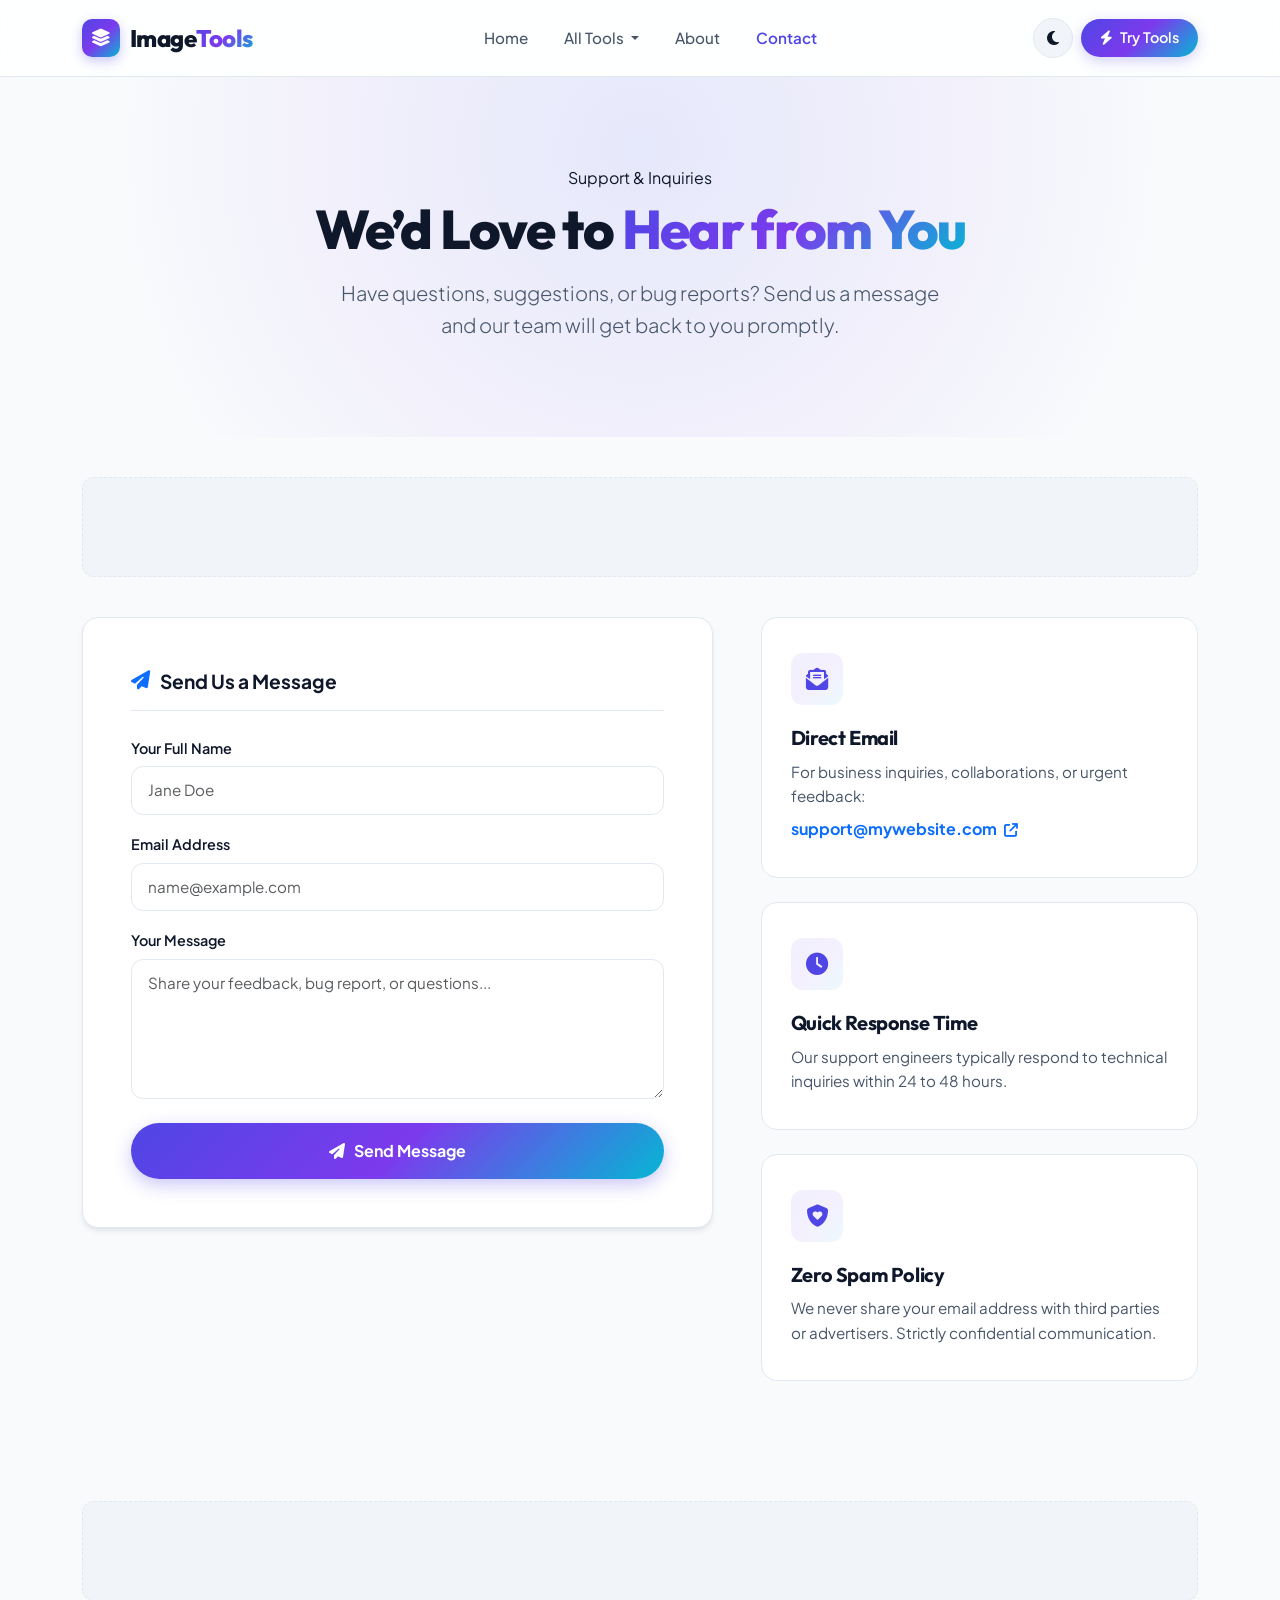
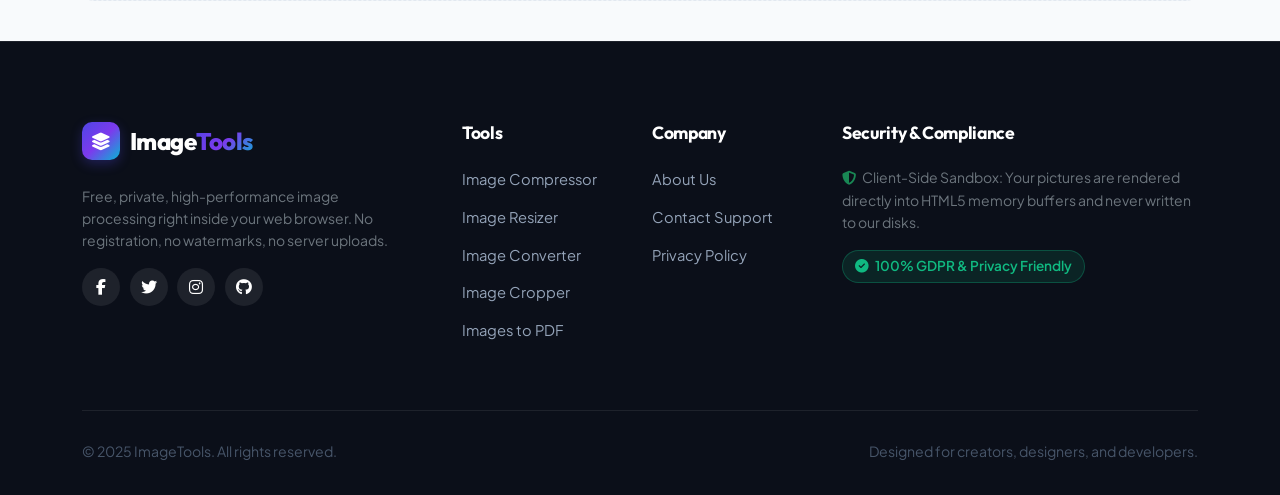
<file: pages-main/contact.html>
<!DOCTYPE html>
<html lang="en">
<head>
    <meta charset="UTF-8">
    <meta name="viewport" content="width=device-width, initial-scale=1.0">
    <title>Contact Us – Get in Touch with the ImageTools Team</title>
    <meta name="description" content="Have questions, bug reports, or feature suggestions for ImageTools? Contact our team. We're here to help!">
    <meta name="keywords" content="contact us, image tools support, report bug, feature request, online photo editor contact">

    <!-- Bootstrap 5.3 -->
    <link href="https://cdn.jsdelivr.net/npm/bootstrap@5.3.0/dist/css/bootstrap.min.css" rel="stylesheet">
    <!-- Font Awesome 6 -->
    <link rel="stylesheet" href="https://cdnjs.cloudflare.com/ajax/libs/font-awesome/6.4.0/css/all.min.css">
    <!-- ImageTools Design System -->
    <link rel="stylesheet" href="assets/css/main.css">
</head>
<body>

    <!-- Header Navigation -->
    <header class="sticky-top">
        <nav class="navbar navbar-expand-lg">
            <div class="container">
                <a class="navbar-brand" href="index.html">
                    <span class="brand-icon"><i class="fas fa-layer-group"></i></span>
                    <span>Image<span class="text-gradient">Tools</span></span>
                </a>
                <button class="navbar-toggler border-0 shadow-none" type="button" data-bs-toggle="collapse" data-bs-target="#mainNav" aria-controls="mainNav" aria-expanded="false" aria-label="Toggle navigation">
                    <i class="fas fa-bars text-secondary fs-4"></i>
                </button>
                <div class="collapse navbar-collapse" id="mainNav">
                    <ul class="navbar-nav mx-auto gap-lg-1">
                        <li class="nav-item">
                            <a class="nav-link" href="index.html">Home</a>
                        </li>
                        <li class="nav-item dropdown">
                            <a class="nav-link dropdown-toggle" href="#" id="toolsDropdown" role="button" data-bs-toggle="dropdown" aria-expanded="false">
                                All Tools
                            </a>
                            <ul class="dropdown-menu" aria-labelledby="toolsDropdown">
                                <li><a class="dropdown-item" href="compress.html"><i class="fas fa-compress-alt"></i> Image Compressor</a></li>
                                <li><a class="dropdown-item" href="resizer.html"><i class="fas fa-expand-arrows-alt"></i> Image Resizer</a></li>
                                <li><a class="dropdown-item" href="my_converter.html"><i class="fas fa-exchange-alt"></i> Image Converter</a></li>
                                <li><a class="dropdown-item" href="my_crop.html"><i class="fas fa-crop-alt"></i> Image Cropper</a></li>
                                <li><a class="dropdown-item" href="image_pdf.html"><i class="fas fa-file-pdf"></i> Images to PDF</a></li>
                            </ul>
                        </li>
                        <li class="nav-item">
                            <a class="nav-link" href="about.html">About</a>
                        </li>
                        <li class="nav-item">
                            <a class="nav-link active" href="contact.html">Contact</a>
                        </li>
                    </ul>
                    <div class="d-flex align-items-center gap-2 mt-3 mt-lg-0">
                        <button class="theme-toggle-btn" aria-label="Toggle theme" title="Toggle dark/light mode">
                            <i class="fas fa-moon"></i>
                        </button>
                        <a href="index.html#tools" class="btn btn-nav-action">
                            <i class="fas fa-bolt me-1"></i> Try Tools
                        </a>
                    </div>
                </div>
            </div>
        </nav>
    </header>

    <!-- Hero Section -->
    <section class="hero">
        <div class="container text-center">
            <span class="section-tag mb-2 d-inline-block">Support & Inquiries</span>
            <h1 class="mb-3">We’d Love to <span class="text-gradient">Hear from You</span></h1>
            <p class="lead mx-auto" style="max-width: 600px;">
                Have questions, suggestions, or bug reports? Send us a message and our team will get back to you promptly.
            </p>
        </div>
    </section>

    <!-- Top AdSense Banner -->
    <section class="container">
        <div class="ad-section">
            <!-- ADSENSE_TOP -->
            <script async src="https://pagead2.googlesyndication.com/pagead/js/adsbygoogle.js?client=ca-pub-xxxxxxxxxx" crossorigin="anonymous"></script>
            <ins class="adsbygoogle"
                style="display:block"
                data-ad-client="ca-pub-xxxxxxxxxx"
                data-ad-slot="1234567890"
                data-ad-format="auto"
                data-full-width-responsive="true"></ins>
            <script>(adsbygoogle = window.adsbygoogle || []).push({});</script>
        </div>
    </section>

    <!-- Contact Form & Info Section -->
    <section class="tools-section pt-0">
        <div class="container">
            <div class="row g-5 justify-content-center">
                <!-- Contact Form Card -->
                <div class="col-lg-7">
                    <div class="controls-card p-4 p-md-5">
                        <div class="controls-card-title mb-4">
                            <i class="fas fa-paper-plane text-primary"></i>
                            <span>Send Us a Message</span>
                        </div>

                        <form id="contactForm">
                            <div class="mb-3">
                                <label for="nameInput" class="form-label">Your Full Name</label>
                                <input type="text" class="form-control" id="nameInput" placeholder="Jane Doe" required>
                            </div>

                            <div class="mb-3">
                                <label for="emailInput" class="form-label">Email Address</label>
                                <input type="email" class="form-control" id="emailInput" placeholder="name@example.com" required>
                            </div>

                            <div class="mb-4">
                                <label for="messageTextarea" class="form-label">Your Message</label>
                                <textarea class="form-control" id="messageTextarea" rows="5" placeholder="Share your feedback, bug report, or questions..." required></textarea>
                            </div>

                            <button type="submit" class="btn btn-primary-action w-100 py-3">
                                <i class="fas fa-paper-plane"></i> Send Message
                            </button>
                        </form>
                    </div>
                </div>

                <!-- Contact Sidebar Cards -->
                <div class="col-lg-5">
                    <div class="row g-4">
                        <div class="col-12">
                            <div class="feature-box">
                                <div class="feature-icon-wrapper">
                                    <i class="fas fa-envelope-open-text"></i>
                                </div>
                                <h3>Direct Email</h3>
                                <p class="mb-2">For business inquiries, collaborations, or urgent feedback:</p>
                                <a href="mailto:support@mywebsite.com" class="fw-bold text-primary">
                                    support@mywebsite.com <i class="fas fa-arrow-up-right-from-square small ms-1"></i>
                                </a>
                            </div>
                        </div>

                        <div class="col-12">
                            <div class="feature-box">
                                <div class="feature-icon-wrapper">
                                    <i class="fas fa-clock"></i>
                                </div>
                                <h3>Quick Response Time</h3>
                                <p class="mb-0">Our support engineers typically respond to technical inquiries within 24 to 48 hours.</p>
                            </div>
                        </div>

                        <div class="col-12">
                            <div class="feature-box">
                                <div class="feature-icon-wrapper">
                                    <i class="fas fa-shield-heart"></i>
                                </div>
                                <h3>Zero Spam Policy</h3>
                                <p class="mb-0">We never share your email address with third parties or advertisers. Strictly confidential communication.</p>
                            </div>
                        </div>
                    </div>
                </div>
            </div>
        </div>
    </section>

    <!-- Bottom AdSense Banner -->
    <div class="container">
        <div class="ad-section">
            <!-- ADSENSE_BOTTOM -->
            <script async src="https://pagead2.googlesyndication.com/pagead/js/adsbygoogle.js?client=ca-pub-xxxxxxxxxx" crossorigin="anonymous"></script>
            <ins class="adsbygoogle"
                style="display:block"
                data-ad-client="ca-pub-xxxxxxxxxx"
                data-ad-slot="3456789012"
                data-ad-format="auto"
                data-full-width-responsive="true"></ins>
            <script>(adsbygoogle = window.adsbygoogle || []).push({});</script>
        </div>
    </div>

    <!-- Footer -->
    <footer>
        <div class="container">
            <div class="row g-4">
                <div class="col-lg-4">
                    <a class="navbar-brand text-white mb-3" href="index.html">
                        <span class="brand-icon"><i class="fas fa-layer-group"></i></span>
                        <span class="text-white">Image<span class="text-gradient">Tools</span></span>
                    </a>
                    <p class="text-secondary small mt-2 pe-lg-4">
                        Free, private, high-performance image processing right inside your web browser. No registration, no watermarks, no server uploads.
                    </p>
                    <div class="d-flex align-items-center mt-3">
                        <a href="#" class="footer-social-link" aria-label="Facebook"><i class="fab fa-facebook-f"></i></a>
                        <a href="#" class="footer-social-link" aria-label="Twitter"><i class="fab fa-twitter"></i></a>
                        <a href="#" class="footer-social-link" aria-label="Instagram"><i class="fab fa-instagram"></i></a>
                        <a href="#" class="footer-social-link" aria-label="GitHub"><i class="fab fa-github"></i></a>
                    </div>
                </div>
                <div class="col-6 col-lg-2">
                    <h5>Tools</h5>
                    <ul class="footer-links">
                        <li><a href="compress.html">Image Compressor</a></li>
                        <li><a href="resizer.html">Image Resizer</a></li>
                        <li><a href="my_converter.html">Image Converter</a></li>
                        <li><a href="my_crop.html">Image Cropper</a></li>
                        <li><a href="image_pdf.html">Images to PDF</a></li>
                    </ul>
                </div>
                <div class="col-6 col-lg-2">
                    <h5>Company</h5>
                    <ul class="footer-links">
                        <li><a href="about.html">About Us</a></li>
                        <li><a href="contact.html">Contact Support</a></li>
                        <li><a href="privacy.html">Privacy Policy</a></li>
                    </ul>
                </div>
                <div class="col-lg-4">
                    <h5>Security & Compliance</h5>
                    <p class="small text-secondary mb-3">
                        <i class="fas fa-shield-halved text-success me-1"></i> Client-Side Sandbox: Your pictures are rendered directly into HTML5 memory buffers and never written to our disks.
                    </p>
                    <div class="stat-pill success">
                        <i class="fas fa-check-circle"></i> 100% GDPR & Privacy Friendly
                    </div>
                </div>
            </div>

            <div class="footer-bottom">
                <p class="mb-0">&copy; 2025 ImageTools. All rights reserved.</p>
                <p class="mb-0">Designed for creators, designers, and developers.</p>
            </div>
        </div>
    </footer>

    <!-- Back to Top Button -->
    <button class="back-to-top-btn" id="backToTopBtn" aria-label="Back to top">
        <i class="fas fa-arrow-up"></i>
    </button>

    <!-- Bootstrap Bundle JS -->
    <script src="https://cdn.jsdelivr.net/npm/bootstrap@5.3.0/dist/js/bootstrap.bundle.min.js"></script>
    <!-- ImageTools Core App JS -->
    <script src="assets/js/app.js"></script>

    <!-- Contact Form JS (Exact feature preservation) -->
    <script>
        document.addEventListener('DOMContentLoaded', function() {
            const contactForm = document.getElementById('contactForm');
            contactForm.addEventListener('submit', function(event) {
                event.preventDefault();

                const name = document.getElementById('nameInput').value;
                const email = document.getElementById('emailInput').value;
                const message = document.getElementById('messageTextarea').value;

                if (!name || !email || !message) {
                    alert('Please fill in all fields.');
                    return;
                }

                console.log('Form Submitted:', { name, email, message });
                alert('Thank you for your message! We will get back to you soon.');

                contactForm.reset();
            });
        });
    </script>
</body>
</html>
</file>
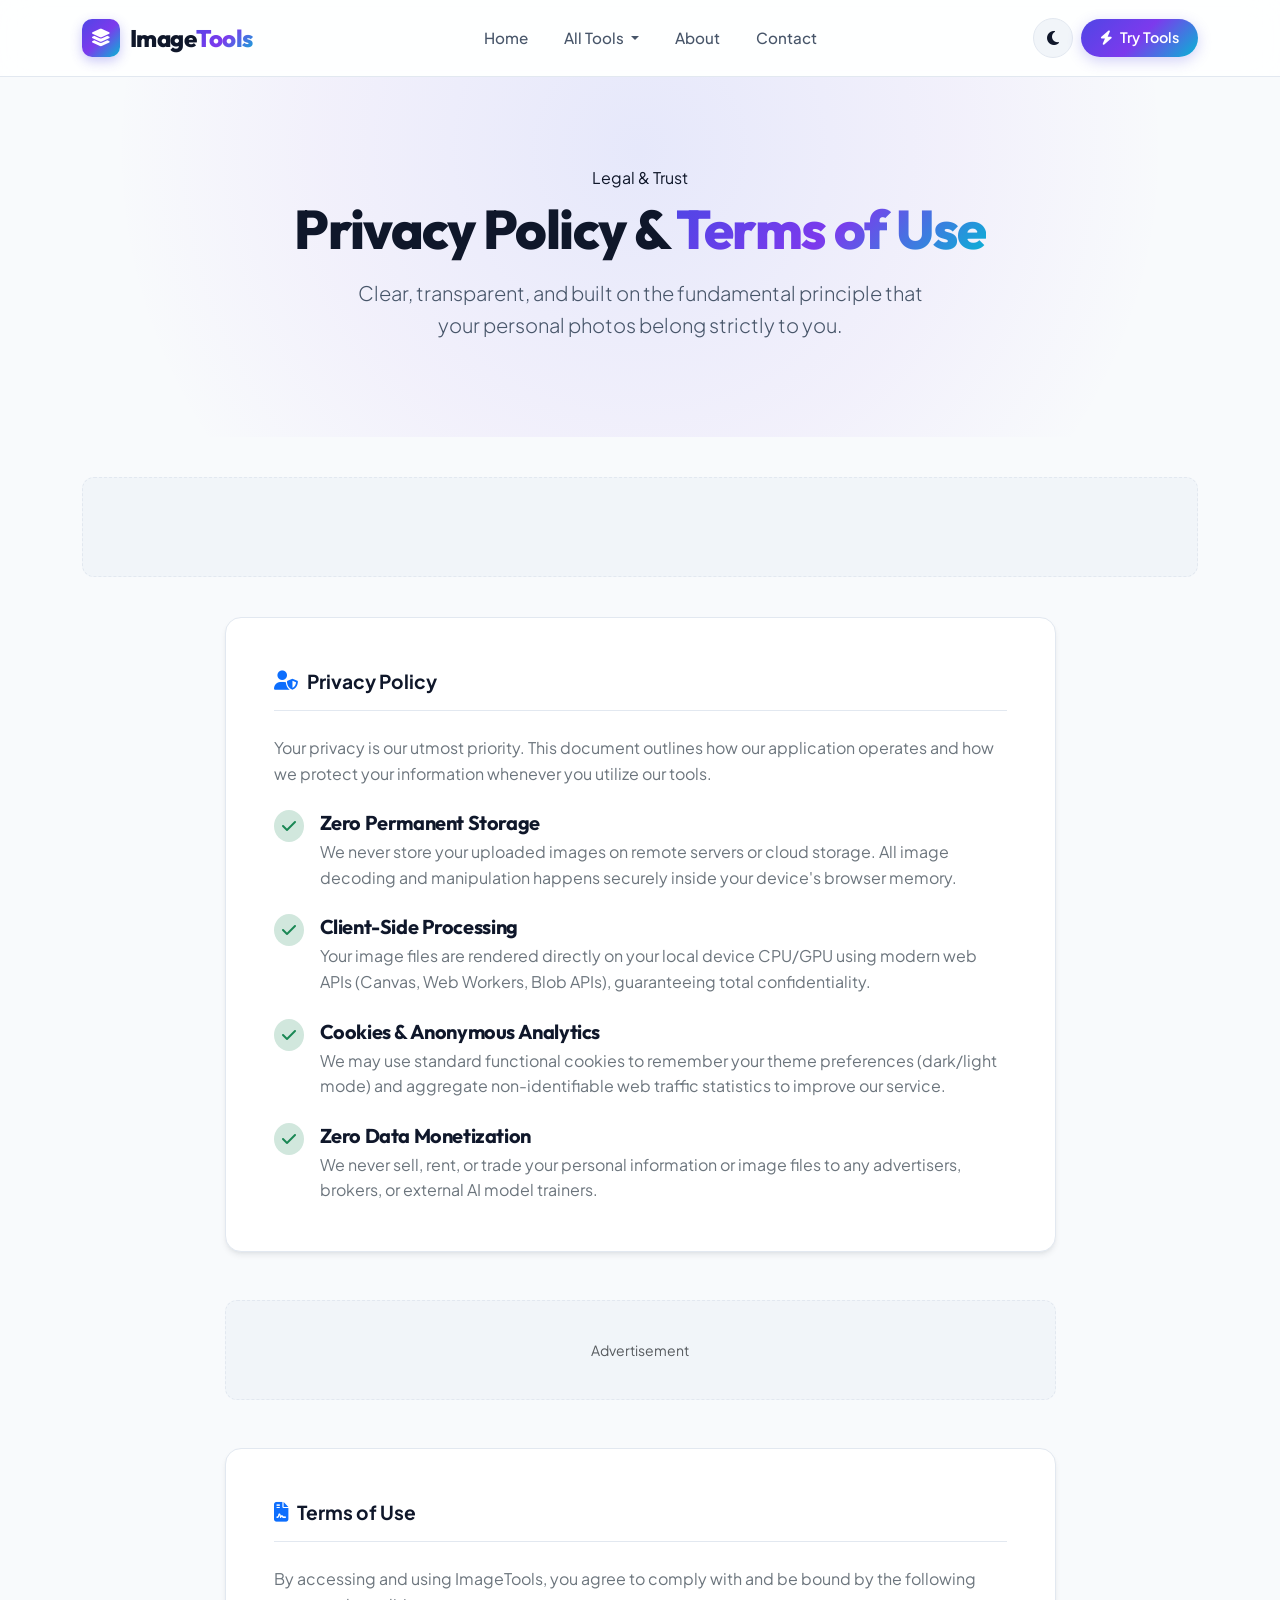
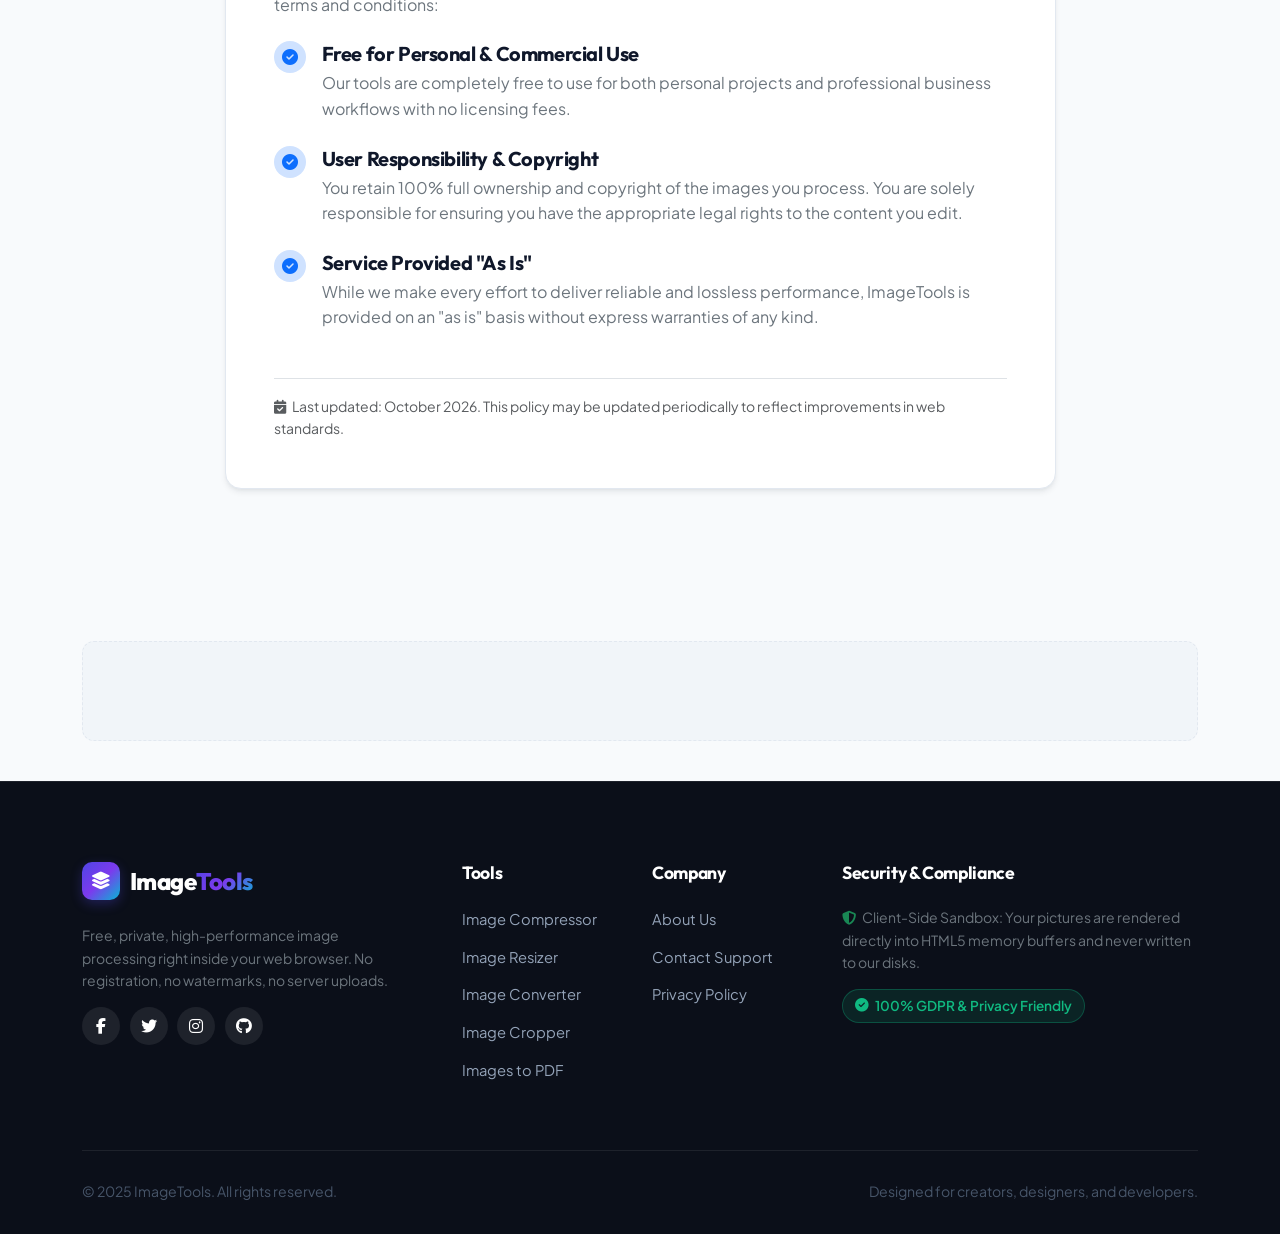
<file: pages-main/privacy.html>
<!DOCTYPE html>
<html lang="en">
<head>
    <meta charset="UTF-8">
    <meta name="viewport" content="width=device-width, initial-scale=1.0">
    <title>Privacy Policy & Terms of Use – ImageTools</title>
    <meta name="description" content="Read our privacy pledge: zero cloud storage, complete in-browser image rendering, and transparent terms of service for our free online tools.">
    <meta name="keywords" content="privacy policy, terms of use, data security, image tools privacy, secure browser processing">

    <!-- Bootstrap 5.3 -->
    <link href="https://cdn.jsdelivr.net/npm/bootstrap@5.3.0/dist/css/bootstrap.min.css" rel="stylesheet">
    <!-- Font Awesome 6 -->
    <link rel="stylesheet" href="https://cdnjs.cloudflare.com/ajax/libs/font-awesome/6.4.0/css/all.min.css">
    <!-- ImageTools Design System -->
    <link rel="stylesheet" href="assets/css/main.css">
</head>
<body>

    <!-- Header Navigation -->
    <header class="sticky-top">
        <nav class="navbar navbar-expand-lg">
            <div class="container">
                <a class="navbar-brand" href="index.html">
                    <span class="brand-icon"><i class="fas fa-layer-group"></i></span>
                    <span>Image<span class="text-gradient">Tools</span></span>
                </a>
                <button class="navbar-toggler border-0 shadow-none" type="button" data-bs-toggle="collapse" data-bs-target="#mainNav" aria-controls="mainNav" aria-expanded="false" aria-label="Toggle navigation">
                    <i class="fas fa-bars text-secondary fs-4"></i>
                </button>
                <div class="collapse navbar-collapse" id="mainNav">
                    <ul class="navbar-nav mx-auto gap-lg-1">
                        <li class="nav-item">
                            <a class="nav-link" href="index.html">Home</a>
                        </li>
                        <li class="nav-item dropdown">
                            <a class="nav-link dropdown-toggle" href="#" id="toolsDropdown" role="button" data-bs-toggle="dropdown" aria-expanded="false">
                                All Tools
                            </a>
                            <ul class="dropdown-menu" aria-labelledby="toolsDropdown">
                                <li><a class="dropdown-item" href="compress.html"><i class="fas fa-compress-alt"></i> Image Compressor</a></li>
                                <li><a class="dropdown-item" href="resizer.html"><i class="fas fa-expand-arrows-alt"></i> Image Resizer</a></li>
                                <li><a class="dropdown-item" href="my_converter.html"><i class="fas fa-exchange-alt"></i> Image Converter</a></li>
                                <li><a class="dropdown-item" href="my_crop.html"><i class="fas fa-crop-alt"></i> Image Cropper</a></li>
                                <li><a class="dropdown-item" href="image_pdf.html"><i class="fas fa-file-pdf"></i> Images to PDF</a></li>
                            </ul>
                        </li>
                        <li class="nav-item">
                            <a class="nav-link" href="about.html">About</a>
                        </li>
                        <li class="nav-item">
                            <a class="nav-link" href="contact.html">Contact</a>
                        </li>
                    </ul>
                    <div class="d-flex align-items-center gap-2 mt-3 mt-lg-0">
                        <button class="theme-toggle-btn" aria-label="Toggle theme" title="Toggle dark/light mode">
                            <i class="fas fa-moon"></i>
                        </button>
                        <a href="index.html#tools" class="btn btn-nav-action">
                            <i class="fas fa-bolt me-1"></i> Try Tools
                        </a>
                    </div>
                </div>
            </div>
        </nav>
    </header>

    <!-- Hero Section -->
    <section class="hero">
        <div class="container text-center">
            <span class="section-tag mb-2 d-inline-block">Legal & Trust</span>
            <h1 class="mb-3">Privacy Policy & <span class="text-gradient">Terms of Use</span></h1>
            <p class="lead mx-auto" style="max-width: 600px;">
                Clear, transparent, and built on the fundamental principle that your personal photos belong strictly to you.
            </p>
        </div>
    </section>

    <!-- Top AdSense Banner -->
    <section class="container">
        <div class="ad-section">
            <!-- ADSENSE_TOP -->
            <script async src="https://pagead2.googlesyndication.com/pagead/js/adsbygoogle.js?client=ca-pub-xxxxxxxxxx" crossorigin="anonymous"></script>
            <ins class="adsbygoogle"
                style="display:block"
                data-ad-client="ca-pub-xxxxxxxxxx"
                data-ad-slot="1234567890"
                data-ad-format="auto"
                data-full-width-responsive="true"></ins>
            <script>(adsbygoogle = window.adsbygoogle || []).push({});</script>
        </div>
    </section>

    <!-- Legal Content Section -->
    <section class="tools-section pt-0">
        <div class="container">
            <div class="row justify-content-center">
                <div class="col-lg-9">
                    <!-- Privacy Policy Card -->
                    <div class="controls-card p-4 p-md-5 mb-5">
                        <div class="controls-card-title mb-4">
                            <i class="fas fa-user-shield text-primary"></i>
                            <span>Privacy Policy</span>
                        </div>

                        <p class="text-secondary mb-4">
                            Your privacy is our utmost priority. This document outlines how our application operates and how we protect your information whenever you utilize our tools.
                        </p>

                        <div class="row g-4">
                            <div class="col-12">
                                <div class="d-flex gap-3 align-items-start">
                                    <div class="badge bg-success-subtle text-success p-2 rounded-circle fs-6">
                                        <i class="fas fa-check"></i>
                                    </div>
                                    <div>
                                        <h5 class="mb-1 fw-bold">Zero Permanent Storage</h5>
                                        <p class="text-secondary mb-0">We never store your uploaded images on remote servers or cloud storage. All image decoding and manipulation happens securely inside your device's browser memory.</p>
                                    </div>
                                </div>
                            </div>

                            <div class="col-12">
                                <div class="d-flex gap-3 align-items-start">
                                    <div class="badge bg-success-subtle text-success p-2 rounded-circle fs-6">
                                        <i class="fas fa-check"></i>
                                    </div>
                                    <div>
                                        <h5 class="mb-1 fw-bold">Client-Side Processing</h5>
                                        <p class="text-secondary mb-0">Your image files are rendered directly on your local device CPU/GPU using modern web APIs (Canvas, Web Workers, Blob APIs), guaranteeing total confidentiality.</p>
                                    </div>
                                </div>
                            </div>

                            <div class="col-12">
                                <div class="d-flex gap-3 align-items-start">
                                    <div class="badge bg-success-subtle text-success p-2 rounded-circle fs-6">
                                        <i class="fas fa-check"></i>
                                    </div>
                                    <div>
                                        <h5 class="mb-1 fw-bold">Cookies & Anonymous Analytics</h5>
                                        <p class="text-secondary mb-0">We may use standard functional cookies to remember your theme preferences (dark/light mode) and aggregate non-identifiable web traffic statistics to improve our service.</p>
                                    </div>
                                </div>
                            </div>

                            <div class="col-12">
                                <div class="d-flex gap-3 align-items-start">
                                    <div class="badge bg-success-subtle text-success p-2 rounded-circle fs-6">
                                        <i class="fas fa-check"></i>
                                    </div>
                                    <div>
                                        <h5 class="mb-1 fw-bold">Zero Data Monetization</h5>
                                        <p class="text-secondary mb-0">We never sell, rent, or trade your personal information or image files to any advertisers, brokers, or external AI model trainers.</p>
                                    </div>
                                </div>
                            </div>
                        </div>
                    </div>

                    <!-- Middle AdSense Banner -->
                    <div class="ad-section">
                        <!-- ADSENSE_MIDDLE -->
                        <div style="background-color: var(--bg-surface-subtle); height: 100%; width: 100%; display: flex; align-items: center; justify-content: center;">
                            <p class="text-muted mb-0 small">Advertisement</p>
                        </div>
                    </div>

                    <!-- Terms of Use Card -->
                    <div class="controls-card p-4 p-md-5 mt-5">
                        <div class="controls-card-title mb-4">
                            <i class="fas fa-file-contract text-primary"></i>
                            <span>Terms of Use</span>
                        </div>

                        <p class="text-secondary mb-4">
                            By accessing and using ImageTools, you agree to comply with and be bound by the following terms and conditions:
                        </p>

                        <div class="row g-4">
                            <div class="col-12">
                                <div class="d-flex gap-3 align-items-start">
                                    <div class="badge bg-primary-subtle text-primary p-2 rounded-circle fs-6">
                                        <i class="fas fa-circle-check"></i>
                                    </div>
                                    <div>
                                        <h5 class="mb-1 fw-bold">Free for Personal & Commercial Use</h5>
                                        <p class="text-secondary mb-0">Our tools are completely free to use for both personal projects and professional business workflows with no licensing fees.</p>
                                    </div>
                                </div>
                            </div>

                            <div class="col-12">
                                <div class="d-flex gap-3 align-items-start">
                                    <div class="badge bg-primary-subtle text-primary p-2 rounded-circle fs-6">
                                        <i class="fas fa-circle-check"></i>
                                    </div>
                                    <div>
                                        <h5 class="mb-1 fw-bold">User Responsibility & Copyright</h5>
                                        <p class="text-secondary mb-0">You retain 100% full ownership and copyright of the images you process. You are solely responsible for ensuring you have the appropriate legal rights to the content you edit.</p>
                                    </div>
                                </div>
                            </div>

                            <div class="col-12">
                                <div class="d-flex gap-3 align-items-start">
                                    <div class="badge bg-primary-subtle text-primary p-2 rounded-circle fs-6">
                                        <i class="fas fa-circle-check"></i>
                                    </div>
                                    <div>
                                        <h5 class="mb-1 fw-bold">Service Provided "As Is"</h5>
                                        <p class="text-secondary mb-0">While we make every effort to deliver reliable and lossless performance, ImageTools is provided on an "as is" basis without express warranties of any kind.</p>
                                    </div>
                                </div>
                            </div>
                        </div>

                        <div class="mt-5 pt-3 border-top border-subtle text-muted small">
                            <i class="fas fa-calendar-check me-1"></i> Last updated: October 2026. This policy may be updated periodically to reflect improvements in web standards.
                        </div>
                    </div>
                </div>
            </div>
        </div>
    </section>

    <!-- Bottom AdSense Banner -->
    <div class="container">
        <div class="ad-section">
            <!-- ADSENSE_BOTTOM -->
            <script async src="https://pagead2.googlesyndication.com/pagead/js/adsbygoogle.js?client=ca-pub-xxxxxxxxxx" crossorigin="anonymous"></script>
            <ins class="adsbygoogle"
                style="display:block"
                data-ad-client="ca-pub-xxxxxxxxxx"
                data-ad-slot="3456789012"
                data-ad-format="auto"
                data-full-width-responsive="true"></ins>
            <script>(adsbygoogle = window.adsbygoogle || []).push({});</script>
        </div>
    </div>

    <!-- Footer -->
    <footer>
        <div class="container">
            <div class="row g-4">
                <div class="col-lg-4">
                    <a class="navbar-brand text-white mb-3" href="index.html">
                        <span class="brand-icon"><i class="fas fa-layer-group"></i></span>
                        <span class="text-white">Image<span class="text-gradient">Tools</span></span>
                    </a>
                    <p class="text-secondary small mt-2 pe-lg-4">
                        Free, private, high-performance image processing right inside your web browser. No registration, no watermarks, no server uploads.
                    </p>
                    <div class="d-flex align-items-center mt-3">
                        <a href="#" class="footer-social-link" aria-label="Facebook"><i class="fab fa-facebook-f"></i></a>
                        <a href="#" class="footer-social-link" aria-label="Twitter"><i class="fab fa-twitter"></i></a>
                        <a href="#" class="footer-social-link" aria-label="Instagram"><i class="fab fa-instagram"></i></a>
                        <a href="#" class="footer-social-link" aria-label="GitHub"><i class="fab fa-github"></i></a>
                    </div>
                </div>
                <div class="col-6 col-lg-2">
                    <h5>Tools</h5>
                    <ul class="footer-links">
                        <li><a href="compress.html">Image Compressor</a></li>
                        <li><a href="resizer.html">Image Resizer</a></li>
                        <li><a href="my_converter.html">Image Converter</a></li>
                        <li><a href="my_crop.html">Image Cropper</a></li>
                        <li><a href="image_pdf.html">Images to PDF</a></li>
                    </ul>
                </div>
                <div class="col-6 col-lg-2">
                    <h5>Company</h5>
                    <ul class="footer-links">
                        <li><a href="about.html">About Us</a></li>
                        <li><a href="contact.html">Contact Support</a></li>
                        <li><a href="privacy.html">Privacy Policy</a></li>
                    </ul>
                </div>
                <div class="col-lg-4">
                    <h5>Security & Compliance</h5>
                    <p class="small text-secondary mb-3">
                        <i class="fas fa-shield-halved text-success me-1"></i> Client-Side Sandbox: Your pictures are rendered directly into HTML5 memory buffers and never written to our disks.
                    </p>
                    <div class="stat-pill success">
                        <i class="fas fa-check-circle"></i> 100% GDPR & Privacy Friendly
                    </div>
                </div>
            </div>

            <div class="footer-bottom">
                <p class="mb-0">&copy; 2025 ImageTools. All rights reserved.</p>
                <p class="mb-0">Designed for creators, designers, and developers.</p>
            </div>
        </div>
    </footer>

    <!-- Back to Top Button -->
    <button class="back-to-top-btn" id="backToTopBtn" aria-label="Back to top">
        <i class="fas fa-arrow-up"></i>
    </button>

    <!-- Bootstrap Bundle JS -->
    <script src="https://cdn.jsdelivr.net/npm/bootstrap@5.3.0/dist/js/bootstrap.bundle.min.js"></script>
    <!-- ImageTools Core App JS -->
    <script src="assets/js/app.js"></script>
</body>
</html>
</file>
<file: pages-main/assets/css/main.css>
/* ==========================================================================
   ImageTools - Premium Design System & Modern UI Stylesheet
   Fonts: Plus Jakarta Sans & Outfit
   ========================================================================== */

@import url('https://fonts.googleapis.com/css2?family=Outfit:wght@500;600;700;800&family=Plus+Jakarta+Sans:ital,wght@0,400;0,500;0,600;0,700;0,800;1,400&display=swap');

:root {
    /* Color Palette - Light Mode */
    --font-heading: 'Outfit', sans-serif;
    --font-body: 'Plus Jakarta Sans', -apple-system, BlinkMacSystemFont, 'Segoe UI', Roboto, sans-serif;

    --brand-primary: #4f46e5;
    --brand-primary-hover: #4338ca;
    --brand-secondary: #7c3aed;
    --brand-cyan: #06b6d4;
    --brand-accent: #f43f5e;
    --brand-success: #10b981;
    --brand-warning: #f59e0b;

    --brand-gradient: linear-gradient(135deg, #4f46e5 0%, #7c3aed 50%, #06b6d4 100%);
    --brand-gradient-subtle: linear-gradient(135deg, rgba(79, 70, 229, 0.08) 0%, rgba(124, 58, 237, 0.08) 50%, rgba(6, 182, 212, 0.08) 100%);
    --brand-gradient-hover: linear-gradient(135deg, #4338ca 0%, #6d28d9 50%, #0891b2 100%);

    --bg-page: #f8fafc;
    --bg-surface: #ffffff;
    --bg-surface-elevated: #ffffff;
    --bg-surface-subtle: #f1f5f9;
    --bg-surface-muted: #e2e8f0;

    --text-primary: #0f172a;
    --text-secondary: #475569;
    --text-muted: #94a3b8;
    --text-inverse: #ffffff;

    --border-color: #e2e8f0;
    --border-color-hover: #cbd5e1;
    --border-color-glow: rgba(99, 102, 241, 0.35);

    --shadow-xs: 0 1px 2px 0 rgba(15, 23, 42, 0.05);
    --shadow-sm: 0 1px 3px 0 rgba(15, 23, 42, 0.08), 0 1px 2px -1px rgba(15, 23, 42, 0.08);
    --shadow-md: 0 4px 6px -1px rgba(15, 23, 42, 0.08), 0 2px 4px -2px rgba(15, 23, 42, 0.06);
    --shadow-lg: 0 10px 15px -3px rgba(15, 23, 42, 0.08), 0 4px 6px -4px rgba(15, 23, 42, 0.04);
    --shadow-xl: 0 20px 25px -5px rgba(15, 23, 42, 0.08), 0 8px 10px -6px rgba(15, 23, 42, 0.04);
    --shadow-glow: 0 0 25px rgba(79, 70, 229, 0.18);

    --glass-bg: rgba(255, 255, 255, 0.85);
    --glass-border: rgba(226, 232, 240, 0.7);

    --radius-sm: 8px;
    --radius-md: 12px;
    --radius-lg: 16px;
    --radius-xl: 24px;
    --radius-pill: 9999px;

    --transition-fast: 0.15s ease;
    --transition-normal: 0.25s cubic-bezier(0.16, 1, 0.3, 1);
    --transition-smooth: 0.35s cubic-bezier(0.16, 1, 0.3, 1);
}

/* Dark Mode Tokens */
[data-theme="dark"] {
    --bg-page: #0b0f19;
    --bg-surface: #111827;
    --bg-surface-elevated: #1f2937;
    --bg-surface-subtle: #1e293b;
    --bg-surface-muted: #334155;

    --text-primary: #f8fafc;
    --text-secondary: #cbd5e1;
    --text-muted: #64748b;
    --text-inverse: #0f172a;

    --border-color: #1e293b;
    --border-color-hover: #334155;
    --border-color-glow: rgba(129, 140, 248, 0.45);

    --shadow-xs: 0 1px 2px 0 rgba(0, 0, 0, 0.3);
    --shadow-sm: 0 2px 4px 0 rgba(0, 0, 0, 0.4);
    --shadow-md: 0 4px 8px -1px rgba(0, 0, 0, 0.45);
    --shadow-lg: 0 12px 20px -3px rgba(0, 0, 0, 0.5);
    --shadow-xl: 0 24px 32px -5px rgba(0, 0, 0, 0.55);
    --shadow-glow: 0 0 35px rgba(99, 102, 241, 0.3);

    --glass-bg: rgba(17, 24, 39, 0.85);
    --glass-border: rgba(51, 65, 85, 0.6);
}

/* ==========================================================================
   Base & Typography
   ========================================================================== */
*, *::before, *::after {
    box-sizing: border-box;
}

html {
    scroll-behavior: smooth;
    font-size: 16px;
}

body {
    font-family: var(--font-body);
    font-size: 1rem;
    line-height: 1.6;
    color: var(--text-primary);
    background-color: var(--bg-page);
    min-height: 100vh;
    display: flex;
    flex-direction: column;
    overflow-x: hidden;
    transition: background-color var(--transition-normal), color var(--transition-normal);
}

h1, h2, h3, h4, h5, h6 {
    font-family: var(--font-heading);
    font-weight: 700;
    line-height: 1.25;
    color: var(--text-primary);
    letter-spacing: -0.02em;
}

p {
    color: var(--text-secondary);
}

a {
    color: var(--brand-primary);
    text-decoration: none;
    transition: color var(--transition-fast);
}

a:hover {
    color: var(--brand-primary-hover);
}

/* Gradient Text Utility */
.text-gradient {
    background: var(--brand-gradient);
    -webkit-background-clip: text;
    background-clip: text;
    -webkit-text-fill-color: transparent;
    display: inline-block;
}

/* ==========================================================================
   Header & Navigation
   ========================================================================== */
.navbar {
    background: var(--glass-bg);
    backdrop-filter: blur(16px);
    -webkit-backdrop-filter: blur(16px);
    border-bottom: 1px solid var(--border-color);
    padding: 0.85rem 0;
    transition: all var(--transition-normal);
    z-index: 1030;
}

.navbar.navbar-scrolled {
    padding: 0.6rem 0;
    box-shadow: var(--shadow-md);
    border-bottom-color: var(--border-color);
}

.navbar-brand {
    font-family: var(--font-heading);
    font-weight: 800;
    font-size: 1.5rem;
    display: inline-flex;
    align-items: center;
    gap: 0.6rem;
    color: var(--text-primary) !important;
    letter-spacing: -0.02em;
}

.brand-icon {
    width: 38px;
    height: 38px;
    border-radius: 10px;
    background: var(--brand-gradient);
    display: inline-flex;
    align-items: center;
    justify-content: center;
    color: #ffffff;
    font-size: 1.1rem;
    box-shadow: 0 4px 12px rgba(79, 70, 229, 0.3);
    transition: transform var(--transition-smooth);
}

.navbar-brand:hover .brand-icon {
    transform: rotate(6deg) scale(1.08);
}

.nav-link {
    font-weight: 500;
    font-size: 0.95rem;
    color: var(--text-secondary) !important;
    padding: 0.5rem 1rem !important;
    border-radius: var(--radius-pill);
    transition: all var(--transition-fast);
}

.nav-link:hover {
    color: var(--brand-primary) !important;
    background-color: var(--brand-gradient-subtle);
}

.nav-link.active {
    color: var(--brand-primary) !important;
    font-weight: 600;
    background-color: var(--brand-gradient-subtle);
}

/* Tools Dropdown Menu */
.dropdown-menu {
    background: var(--bg-surface);
    border: 1px solid var(--border-color);
    border-radius: var(--radius-md);
    box-shadow: var(--shadow-xl);
    padding: 0.5rem;
    margin-top: 0.5rem;
}

.dropdown-item {
    font-weight: 500;
    font-size: 0.9rem;
    color: var(--text-primary);
    border-radius: var(--radius-sm);
    padding: 0.6rem 0.9rem;
    display: flex;
    align-items: center;
    gap: 0.75rem;
    transition: all var(--transition-fast);
}

.dropdown-item i {
    width: 20px;
    color: var(--brand-primary);
}

.dropdown-item:hover {
    background-color: var(--brand-gradient-subtle);
    color: var(--brand-primary);
}

/* Theme Toggle Button */
.theme-toggle-btn {
    width: 40px;
    height: 40px;
    border-radius: var(--radius-pill);
    border: 1px solid var(--border-color);
    background: var(--bg-surface-subtle);
    color: var(--text-primary);
    display: inline-flex;
    align-items: center;
    justify-content: center;
    cursor: pointer;
    transition: all var(--transition-fast);
}

.theme-toggle-btn:hover {
    background: var(--bg-surface-muted);
    border-color: var(--border-color-hover);
    transform: scale(1.05);
}

/* Navbar CTA Button */
.btn-nav-action {
    background: var(--brand-gradient);
    color: #ffffff !important;
    font-weight: 600;
    font-size: 0.9rem;
    padding: 0.5rem 1.2rem;
    border-radius: var(--radius-pill);
    border: none;
    box-shadow: 0 4px 14px rgba(79, 70, 229, 0.25);
    transition: all var(--transition-fast);
}

.btn-nav-action:hover {
    transform: translateY(-2px);
    box-shadow: 0 6px 18px rgba(79, 70, 229, 0.35);
}

/* ==========================================================================
   Hero Section
   ========================================================================== */
.hero {
    position: relative;
    padding: 5.5rem 0 4rem;
    background: radial-gradient(circle at 50% 20%, rgba(99, 102, 241, 0.12) 0%, rgba(124, 58, 237, 0.05) 45%, transparent 75%);
    overflow: hidden;
}

.hero-pill {
    display: inline-flex;
    align-items: center;
    gap: 0.5rem;
    padding: 0.4rem 1rem;
    border-radius: var(--radius-pill);
    background: var(--bg-surface);
    border: 1px solid var(--border-color);
    font-size: 0.85rem;
    font-weight: 600;
    color: var(--brand-primary);
    box-shadow: var(--shadow-sm);
    margin-bottom: 1.5rem;
}

.hero-pill i {
    color: var(--brand-accent);
}

.hero h1 {
    font-size: 3.4rem;
    font-weight: 800;
    line-height: 1.15;
    letter-spacing: -0.03em;
    margin-bottom: 1.25rem;
}

.hero p.lead {
    font-size: 1.25rem;
    line-height: 1.6;
    color: var(--text-secondary);
    max-width: 640px;
    margin-bottom: 2rem;
}

/* Hero Badge Group */
.hero-badges {
    display: flex;
    flex-wrap: wrap;
    gap: 1.25rem;
    margin-top: 2rem;
}

.hero-badge-item {
    display: inline-flex;
    align-items: center;
    gap: 0.5rem;
    font-size: 0.9rem;
    font-weight: 600;
    color: var(--text-secondary);
}

.hero-badge-item i {
    color: var(--brand-success);
    font-size: 1.05rem;
}

/* Hero Interactive Mockup / Card */
.hero-visual {
    position: relative;
    padding: 1.5rem;
}

.hero-glass-card {
    background: var(--bg-surface);
    border: 1px solid var(--border-color);
    border-radius: var(--radius-xl);
    box-shadow: var(--shadow-xl), var(--shadow-glow);
    padding: 2rem;
    position: relative;
    backdrop-filter: blur(12px);
    transition: transform var(--transition-smooth);
}

.hero-glass-card:hover {
    transform: translateY(-4px);
}

/* ==========================================================================
   Tool Cards Grid (Homepage)
   ========================================================================== */
.tools-section {
    padding: 5rem 0;
    position: relative;
}

.section-header {
    text-align: center;
    max-width: 700px;
    margin: 0 auto 3.5rem;
}

.section-header .section-tag {
    display: inline-block;
    font-size: 0.8rem;
    font-weight: 700;
    text-transform: uppercase;
    letter-spacing: 0.1em;
    color: var(--brand-primary);
    background: var(--brand-gradient-subtle);
    padding: 0.3rem 0.8rem;
    border-radius: var(--radius-pill);
    margin-bottom: 0.8rem;
}

.section-header h2 {
    font-size: 2.4rem;
    font-weight: 800;
    margin-bottom: 0.8rem;
}

.section-header p {
    font-size: 1.1rem;
    color: var(--text-secondary);
}

/* Modern Tool Card */
.tool-card {
    background: var(--bg-surface);
    border: 1px solid var(--border-color);
    border-radius: var(--radius-lg);
    box-shadow: var(--shadow-sm);
    padding: 2rem;
    height: 100%;
    display: flex;
    flex-direction: column;
    position: relative;
    overflow: hidden;
    transition: all var(--transition-smooth);
}

.tool-card::before {
    content: '';
    position: absolute;
    top: 0;
    left: 0;
    right: 0;
    height: 4px;
    background: var(--brand-gradient);
    opacity: 0;
    transition: opacity var(--transition-fast);
}

.tool-card:hover {
    transform: translateY(-6px);
    border-color: var(--border-color-glow);
    box-shadow: var(--shadow-xl), var(--shadow-glow);
}

.tool-card:hover::before {
    opacity: 1;
}

.tool-card-icon {
    width: 60px;
    height: 60px;
    border-radius: 14px;
    background: var(--brand-gradient-subtle);
    color: var(--brand-primary);
    display: inline-flex;
    align-items: center;
    justify-content: center;
    font-size: 1.6rem;
    margin-bottom: 1.5rem;
    transition: all var(--transition-smooth);
}

.tool-card:hover .tool-card-icon {
    background: var(--brand-gradient);
    color: #ffffff;
    transform: scale(1.08) rotate(4deg);
    box-shadow: 0 8px 18px rgba(79, 70, 229, 0.3);
}

.tool-card h3 {
    font-size: 1.35rem;
    font-weight: 700;
    margin-bottom: 0.6rem;
}

.tool-card p {
    color: var(--text-secondary);
    font-size: 0.95rem;
    line-height: 1.55;
    margin-bottom: 1.5rem;
    flex-grow: 1;
}

.tool-card .tool-action {
    display: inline-flex;
    align-items: center;
    gap: 0.5rem;
    font-weight: 700;
    font-size: 0.92rem;
    color: var(--brand-primary);
    transition: gap var(--transition-fast);
}

.tool-card:hover .tool-action {
    gap: 0.8rem;
    color: var(--brand-primary-hover);
}

/* ==========================================================================
   Tool Workspaces (Compressor, Resizer, Converter, Cropper, PDF)
   ========================================================================== */
.tool-workspace {
    padding: 3rem 0 5rem;
}

.tool-workspace-header {
    text-align: center;
    max-width: 750px;
    margin: 0 auto 2.5rem;
}

.tool-workspace-header h1 {
    font-size: 2.6rem;
    font-weight: 800;
    margin-bottom: 0.75rem;
}

.tool-workspace-header p {
    font-size: 1.15rem;
    color: var(--text-secondary);
}

/* Upload Dropzone Container */
.upload-container {
    background: var(--bg-surface);
    border: 2px dashed var(--border-color);
    border-radius: var(--radius-xl);
    padding: 3.5rem 2rem;
    text-align: center;
    cursor: pointer;
    transition: all var(--transition-smooth);
    position: relative;
    box-shadow: var(--shadow-sm);
    margin-bottom: 2rem;
}

.upload-container:hover,
.upload-container.drag-over {
    border-color: var(--brand-primary);
    background: var(--brand-gradient-subtle);
    box-shadow: var(--shadow-lg), var(--shadow-glow);
    transform: translateY(-2px);
}

.upload-icon-wrapper {
    width: 80px;
    height: 80px;
    border-radius: var(--radius-pill);
    background: var(--brand-gradient-subtle);
    color: var(--brand-primary);
    display: inline-flex;
    align-items: center;
    justify-content: center;
    font-size: 2.2rem;
    margin-bottom: 1.25rem;
    transition: transform var(--transition-smooth);
}

.upload-container:hover .upload-icon-wrapper {
    transform: scale(1.1) translateY(-4px);
    background: var(--brand-gradient);
    color: #ffffff;
    box-shadow: 0 10px 24px rgba(79, 70, 229, 0.35);
}

.upload-title {
    font-size: 1.4rem;
    font-weight: 700;
    margin-bottom: 0.5rem;
    color: var(--text-primary);
}

.upload-subtitle {
    font-size: 0.95rem;
    color: var(--text-secondary);
    margin-bottom: 1.25rem;
}

.upload-pills {
    display: flex;
    flex-wrap: wrap;
    justify-content: center;
    gap: 0.5rem;
    margin-bottom: 1rem;
}

.upload-pill {
    font-size: 0.75rem;
    font-weight: 700;
    letter-spacing: 0.05em;
    padding: 0.25rem 0.6rem;
    border-radius: var(--radius-sm);
    background: var(--bg-surface-subtle);
    color: var(--text-secondary);
    border: 1px solid var(--border-color);
}

.upload-privacy-tag {
    display: inline-flex;
    align-items: center;
    gap: 0.4rem;
    font-size: 0.85rem;
    font-weight: 600;
    color: var(--brand-success);
    margin-top: 0.5rem;
}

/* Controls Panel */
.controls-card {
    background: var(--bg-surface);
    border: 1px solid var(--border-color);
    border-radius: var(--radius-lg);
    box-shadow: var(--shadow-md);
    padding: 1.8rem;
    margin-bottom: 2rem;
}

.controls-card-title {
    font-size: 1.2rem;
    font-weight: 700;
    display: flex;
    align-items: center;
    gap: 0.6rem;
    margin-bottom: 1.25rem;
    padding-bottom: 0.85rem;
    border-bottom: 1px solid var(--border-color);
}

.controls-card-title i {
    color: var(--brand-primary);
}

/* Custom Range Sliders */
.form-range {
    height: 6px;
    border-radius: var(--radius-pill);
    background-color: var(--bg-surface-muted);
}

.form-range::-webkit-slider-thumb {
    width: 20px;
    height: 20px;
    border-radius: 50%;
    background: var(--brand-primary);
    border: 3px solid #ffffff;
    box-shadow: 0 2px 6px rgba(0, 0, 0, 0.2);
    cursor: pointer;
    transition: transform var(--transition-fast), background-color var(--transition-fast);
}

.form-range::-webkit-slider-thumb:hover {
    transform: scale(1.2);
    background: var(--brand-primary-hover);
}

/* Value Badge for Sliders */
.slider-value-badge {
    background: var(--brand-gradient);
    color: #ffffff;
    font-weight: 700;
    font-size: 0.85rem;
    padding: 0.25rem 0.65rem;
    border-radius: var(--radius-pill);
}

/* Custom Form Controls */
.form-control, .form-select {
    background-color: var(--bg-surface);
    border: 1px solid var(--border-color);
    border-radius: var(--radius-md);
    color: var(--text-primary);
    padding: 0.75rem 1rem;
    font-size: 0.95rem;
    transition: all var(--transition-fast);
}

.form-control:focus, .form-select:focus {
    background-color: var(--bg-surface);
    border-color: var(--brand-primary);
    box-shadow: 0 0 0 3px rgba(79, 70, 229, 0.2);
    color: var(--text-primary);
}

.form-label {
    font-weight: 600;
    font-size: 0.9rem;
    color: var(--text-primary);
    margin-bottom: 0.4rem;
}

/* Action Buttons */
.btn-primary-action {
    background: var(--brand-gradient);
    color: #ffffff !important;
    font-weight: 700;
    font-size: 1rem;
    padding: 0.85rem 2rem;
    border-radius: var(--radius-pill);
    border: none;
    display: inline-flex;
    align-items: center;
    justify-content: center;
    gap: 0.6rem;
    box-shadow: 0 6px 18px rgba(79, 70, 229, 0.3);
    transition: all var(--transition-fast);
    cursor: pointer;
}

.btn-primary-action:hover:not(:disabled) {
    transform: translateY(-2px);
    box-shadow: 0 10px 25px rgba(79, 70, 229, 0.4);
    background: var(--brand-gradient-hover);
}

.btn-primary-action:disabled {
    opacity: 0.6;
    cursor: not-allowed;
    box-shadow: none;
}

.btn-secondary-action {
    background: var(--bg-surface-subtle);
    color: var(--text-primary) !important;
    border: 1px solid var(--border-color);
    font-weight: 600;
    font-size: 0.95rem;
    padding: 0.8rem 1.6rem;
    border-radius: var(--radius-pill);
    display: inline-flex;
    align-items: center;
    justify-content: center;
    gap: 0.5rem;
    transition: all var(--transition-fast);
}

.btn-secondary-action:hover {
    background: var(--bg-surface-muted);
    border-color: var(--border-color-hover);
    transform: translateY(-1px);
}

.btn-download-action {
    background: linear-gradient(135deg, #10b981 0%, #059669 100%);
    color: #ffffff !important;
    font-weight: 700;
    font-size: 1.05rem;
    padding: 0.9rem 2.2rem;
    border-radius: var(--radius-pill);
    border: none;
    display: inline-flex;
    align-items: center;
    justify-content: center;
    gap: 0.65rem;
    box-shadow: 0 6px 20px rgba(16, 185, 129, 0.35);
    transition: all var(--transition-fast);
}

.btn-download-action:hover:not(:disabled) {
    transform: translateY(-3px);
    box-shadow: 0 10px 28px rgba(16, 185, 129, 0.45);
    background: linear-gradient(135deg, #059669 0%, #047857 100%);
}

/* ==========================================================================
   Preview Card & Checkerboard Background
   ========================================================================== */
.preview-card {
    background: var(--bg-surface);
    border: 1px solid var(--border-color);
    border-radius: var(--radius-lg);
    box-shadow: var(--shadow-md);
    overflow: hidden;
    height: 100%;
    display: flex;
    flex-direction: column;
}

.preview-card-header {
    padding: 1rem 1.25rem;
    border-bottom: 1px solid var(--border-color);
    display: flex;
    align-items: center;
    justify-content: space-between;
    background: var(--bg-surface-subtle);
}

.preview-card-header h4 {
    font-size: 1rem;
    font-weight: 700;
    margin: 0;
    display: flex;
    align-items: center;
    gap: 0.5rem;
}

.preview-img-container {
    position: relative;
    padding: 1.5rem;
    display: flex;
    align-items: center;
    justify-content: center;
    min-height: 280px;
    max-height: 440px;
    overflow: hidden;
    /* Transparent PNG checkerboard */
    background-image: linear-gradient(45deg, rgba(0, 0, 0, 0.05) 25%, transparent 25%),
                      linear-gradient(-45deg, rgba(0, 0, 0, 0.05) 25%, transparent 25%),
                      linear-gradient(45deg, transparent 75%, rgba(0, 0, 0, 0.05) 75%),
                      linear-gradient(-45deg, transparent 75%, rgba(0, 0, 0, 0.05) 75%);
    background-size: 16px 16px;
    background-position: 0 0, 0 8px, 8px -8px, -8px 0px;
}

[data-theme="dark"] .preview-img-container {
    background-image: linear-gradient(45deg, rgba(255, 255, 255, 0.04) 25%, transparent 25%),
                      linear-gradient(-45deg, rgba(255, 255, 255, 0.04) 25%, transparent 25%),
                      linear-gradient(45deg, transparent 75%, rgba(255, 255, 255, 0.04) 75%),
                      linear-gradient(-45deg, transparent 75%, rgba(255, 255, 255, 0.04) 75%);
}

.preview-img-container img {
    max-width: 100%;
    max-height: 380px;
    object-fit: contain;
    border-radius: var(--radius-sm);
    box-shadow: var(--shadow-sm);
}

.preview-meta-footer {
    padding: 1rem 1.25rem;
    border-top: 1px solid var(--border-color);
    background: var(--bg-surface);
    display: flex;
    flex-wrap: wrap;
    align-items: center;
    justify-content: space-between;
    gap: 0.5rem;
}

.stat-pill {
    display: inline-flex;
    align-items: center;
    gap: 0.4rem;
    font-size: 0.85rem;
    font-weight: 600;
    padding: 0.3rem 0.75rem;
    border-radius: var(--radius-pill);
    background: var(--bg-surface-subtle);
    border: 1px solid var(--border-color);
    color: var(--text-secondary);
}

.stat-pill.success {
    background: rgba(16, 185, 129, 0.12);
    border-color: rgba(16, 185, 129, 0.3);
    color: var(--brand-success);
}

/* ==========================================================================
   Cropper.js Overrides
   ========================================================================== */
.cropper-view-box,
.cropper-face {
    border-radius: 4px;
}

.cropper-line, .cropper-point {
    background-color: var(--brand-primary) !important;
}

.aspect-ratio-btn {
    padding: 0.5rem 1rem;
    border-radius: var(--radius-sm);
    font-size: 0.88rem;
    font-weight: 600;
    border: 1px solid var(--border-color);
    background: var(--bg-surface);
    color: var(--text-primary);
    transition: all var(--transition-fast);
}

.aspect-ratio-btn:hover {
    border-color: var(--brand-primary);
    color: var(--brand-primary);
}

.aspect-ratio-btn.active {
    background: var(--brand-primary);
    border-color: var(--brand-primary);
    color: #ffffff;
}

/* ==========================================================================
   Image to PDF Thumbnail Grid
   ========================================================================== */
#fileList {
    display: grid;
    grid-template-columns: repeat(auto-fill, minmax(130px, 1fr));
    gap: 1rem;
    padding: 1rem;
    min-height: 120px;
    background: var(--bg-surface-subtle);
    border-radius: var(--radius-lg);
    border: 1px dashed var(--border-color);
    margin-bottom: 1.5rem;
}

.file-item {
    background: var(--bg-surface);
    border: 1px solid var(--border-color);
    border-radius: var(--radius-md);
    padding: 0.6rem;
    position: relative;
    cursor: grab;
    transition: all var(--transition-fast);
    box-shadow: var(--shadow-xs);
    display: flex;
    flex-direction: column;
    align-items: center;
}

.file-item:hover {
    transform: translateY(-2px);
    box-shadow: var(--shadow-md);
    border-color: var(--brand-primary);
}

.file-item img {
    width: 100%;
    height: 90px;
    object-fit: cover;
    border-radius: var(--radius-sm);
    margin-bottom: 0.4rem;
}

.file-item p {
    font-size: 0.75rem;
    font-weight: 600;
    margin: 0;
    max-width: 100%;
    overflow: hidden;
    text-overflow: ellipsis;
    white-space: nowrap;
    color: var(--text-secondary);
}

.file-item .remove-btn {
    position: absolute;
    top: -6px;
    right: -6px;
    width: 22px;
    height: 22px;
    border-radius: 50%;
    background: var(--brand-accent);
    color: #ffffff;
    border: 2px solid var(--bg-surface);
    display: flex;
    align-items: center;
    justify-content: center;
    font-size: 0.75rem;
    cursor: pointer;
    box-shadow: var(--shadow-sm);
    transition: transform var(--transition-fast);
}

.file-item .remove-btn:hover {
    transform: scale(1.2);
}

/* ==========================================================================
   Features, FAQ & Content Sections
   ========================================================================== */
.features-section {
    padding: 5rem 0;
    background: var(--bg-surface-subtle);
}

.feature-box {
    background: var(--bg-surface);
    border: 1px solid var(--border-color);
    border-radius: var(--radius-lg);
    padding: 2.2rem 1.8rem;
    height: 100%;
    transition: all var(--transition-smooth);
}

.feature-box:hover {
    transform: translateY(-5px);
    box-shadow: var(--shadow-lg);
    border-color: var(--border-color-glow);
}

.feature-icon-wrapper {
    width: 52px;
    height: 52px;
    border-radius: 12px;
    background: var(--brand-gradient-subtle);
    color: var(--brand-primary);
    display: inline-flex;
    align-items: center;
    justify-content: center;
    font-size: 1.4rem;
    margin-bottom: 1.25rem;
}

.feature-box h3 {
    font-size: 1.25rem;
    font-weight: 700;
    margin-bottom: 0.6rem;
}

.feature-box p {
    font-size: 0.95rem;
    color: var(--text-secondary);
    margin: 0;
}

/* FAQ Accordion */
.accordion {
    --bs-accordion-bg: var(--bg-surface);
    --bs-accordion-border-color: var(--border-color);
    --bs-accordion-color: var(--text-primary);
}

.accordion-item {
    border-radius: var(--radius-md) !important;
    border: 1px solid var(--border-color);
    margin-bottom: 0.85rem;
    overflow: hidden;
    box-shadow: var(--shadow-xs);
    background: var(--bg-surface);
}

.accordion-button {
    background-color: var(--bg-surface) !important;
    color: var(--text-primary) !important;
    font-family: var(--font-heading);
    font-weight: 700;
    font-size: 1.05rem;
    padding: 1.25rem 1.5rem;
}

.accordion-button:not(.collapsed) {
    color: var(--brand-primary) !important;
    box-shadow: none;
    border-bottom: 1px solid var(--border-color);
}

.accordion-body {
    padding: 1.25rem 1.5rem;
    color: var(--text-secondary);
    font-size: 0.98rem;
    line-height: 1.65;
}

/* Ad Section Clean Integration */
.ad-section {
    background: var(--bg-surface-subtle);
    border: 1px dashed var(--border-color);
    border-radius: var(--radius-md);
    padding: 1.25rem;
    text-align: center;
    margin: 2.5rem 0;
    min-height: 100px;
    display: flex;
    align-items: center;
    justify-content: center;
}

/* ==========================================================================
   Footer
   ========================================================================== */
footer {
    background-color: #0b0f19;
    color: #cbd5e1;
    padding: 5rem 0 2rem;
    margin-top: auto;
    position: relative;
    border-top: 1px solid rgba(255, 255, 255, 0.08);
}

footer h5 {
    color: #ffffff;
    font-size: 1.1rem;
    font-weight: 700;
    margin-bottom: 1.4rem;
}

.footer-links {
    list-style: none;
    padding: 0;
    margin: 0;
}

.footer-links li {
    margin-bottom: 0.75rem;
}

.footer-links a {
    color: #94a3b8;
    font-size: 0.92rem;
    transition: all var(--transition-fast);
}

.footer-links a:hover {
    color: #ffffff;
    padding-left: 4px;
}

.footer-social-link {
    width: 38px;
    height: 38px;
    border-radius: 50%;
    background: rgba(255, 255, 255, 0.08);
    color: #ffffff;
    display: inline-flex;
    align-items: center;
    justify-content: center;
    margin-right: 0.6rem;
    font-size: 1rem;
    transition: all var(--transition-fast);
}

.footer-social-link:hover {
    background: var(--brand-primary);
    color: #ffffff;
    transform: translateY(-2px);
}

.footer-bottom {
    margin-top: 3.5rem;
    padding-top: 1.8rem;
    border-top: 1px solid rgba(255, 255, 255, 0.08);
    display: flex;
    flex-wrap: wrap;
    justify-content: space-between;
    align-items: center;
    font-size: 0.88rem;
    color: #64748b;
}

/* Back to Top Floating Button */
.back-to-top-btn {
    position: fixed;
    bottom: 2rem;
    right: 2rem;
    width: 44px;
    height: 44px;
    border-radius: 50%;
    background: var(--brand-gradient);
    color: #ffffff;
    border: none;
    box-shadow: 0 6px 18px rgba(79, 70, 229, 0.4);
    display: flex;
    align-items: center;
    justify-content: center;
    cursor: pointer;
    opacity: 0;
    visibility: hidden;
    transform: translateY(10px);
    transition: all var(--transition-fast);
    z-index: 999;
}

.back-to-top-btn.visible {
    opacity: 1;
    visibility: visible;
    transform: translateY(0);
}

.back-to-top-btn:hover {
    transform: translateY(-3px);
    box-shadow: 0 10px 24px rgba(79, 70, 229, 0.5);
}

/* ==========================================================================
   Responsive Breakpoints
   ========================================================================== */
@media (max-width: 991.98px) {
    .hero {
        padding: 4rem 0 3rem;
        text-align: center;
    }
    .hero h1 {
        font-size: 2.6rem;
    }
    .hero p.lead {
        margin: 0 auto 2rem;
    }
    .hero-badges {
        justify-content: center;
    }
    .hero-visual {
        margin-top: 2rem;
    }
}

@media (max-width: 767.98px) {
    .hero h1 {
        font-size: 2.2rem;
    }
    .tool-workspace-header h1 {
        font-size: 2rem;
    }
    .upload-container {
        padding: 2.5rem 1.25rem;
    }
    .upload-icon-wrapper {
        width: 64px;
        height: 64px;
        font-size: 1.8rem;
    }
}
</file>
